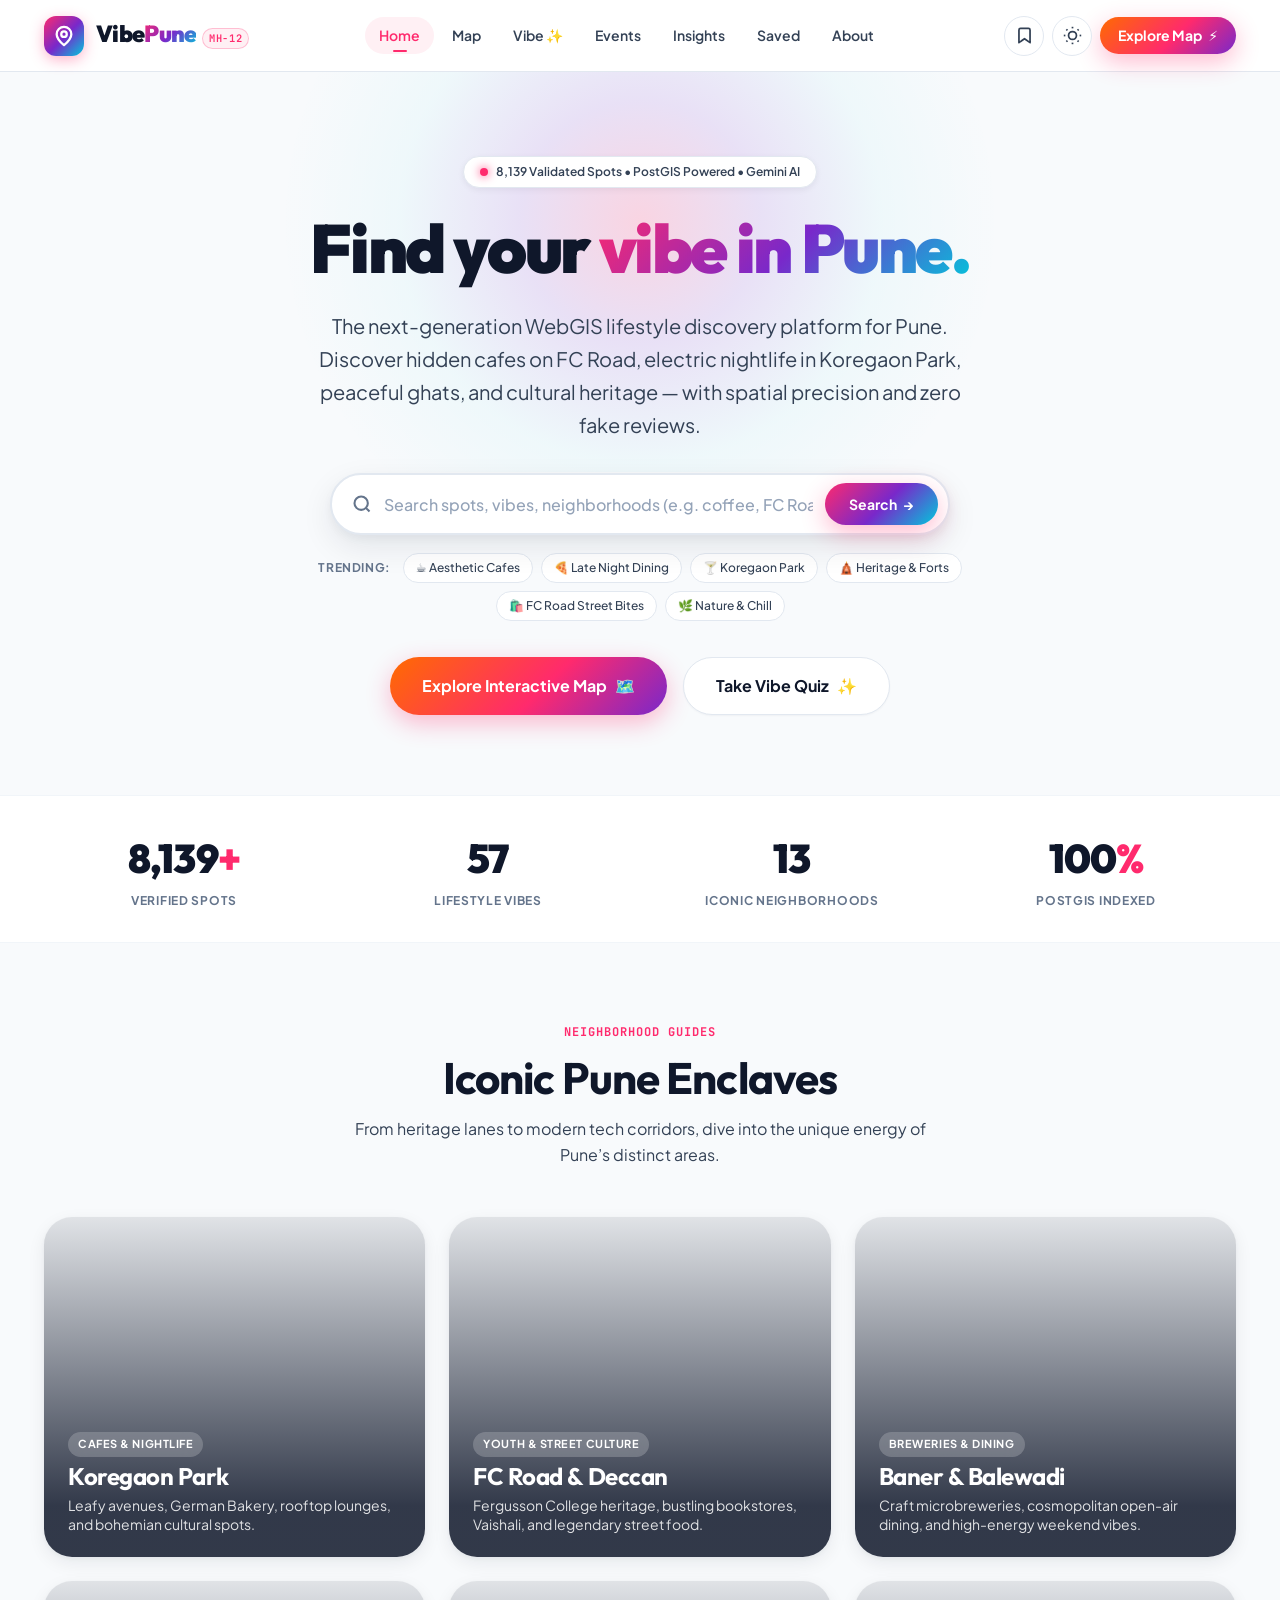
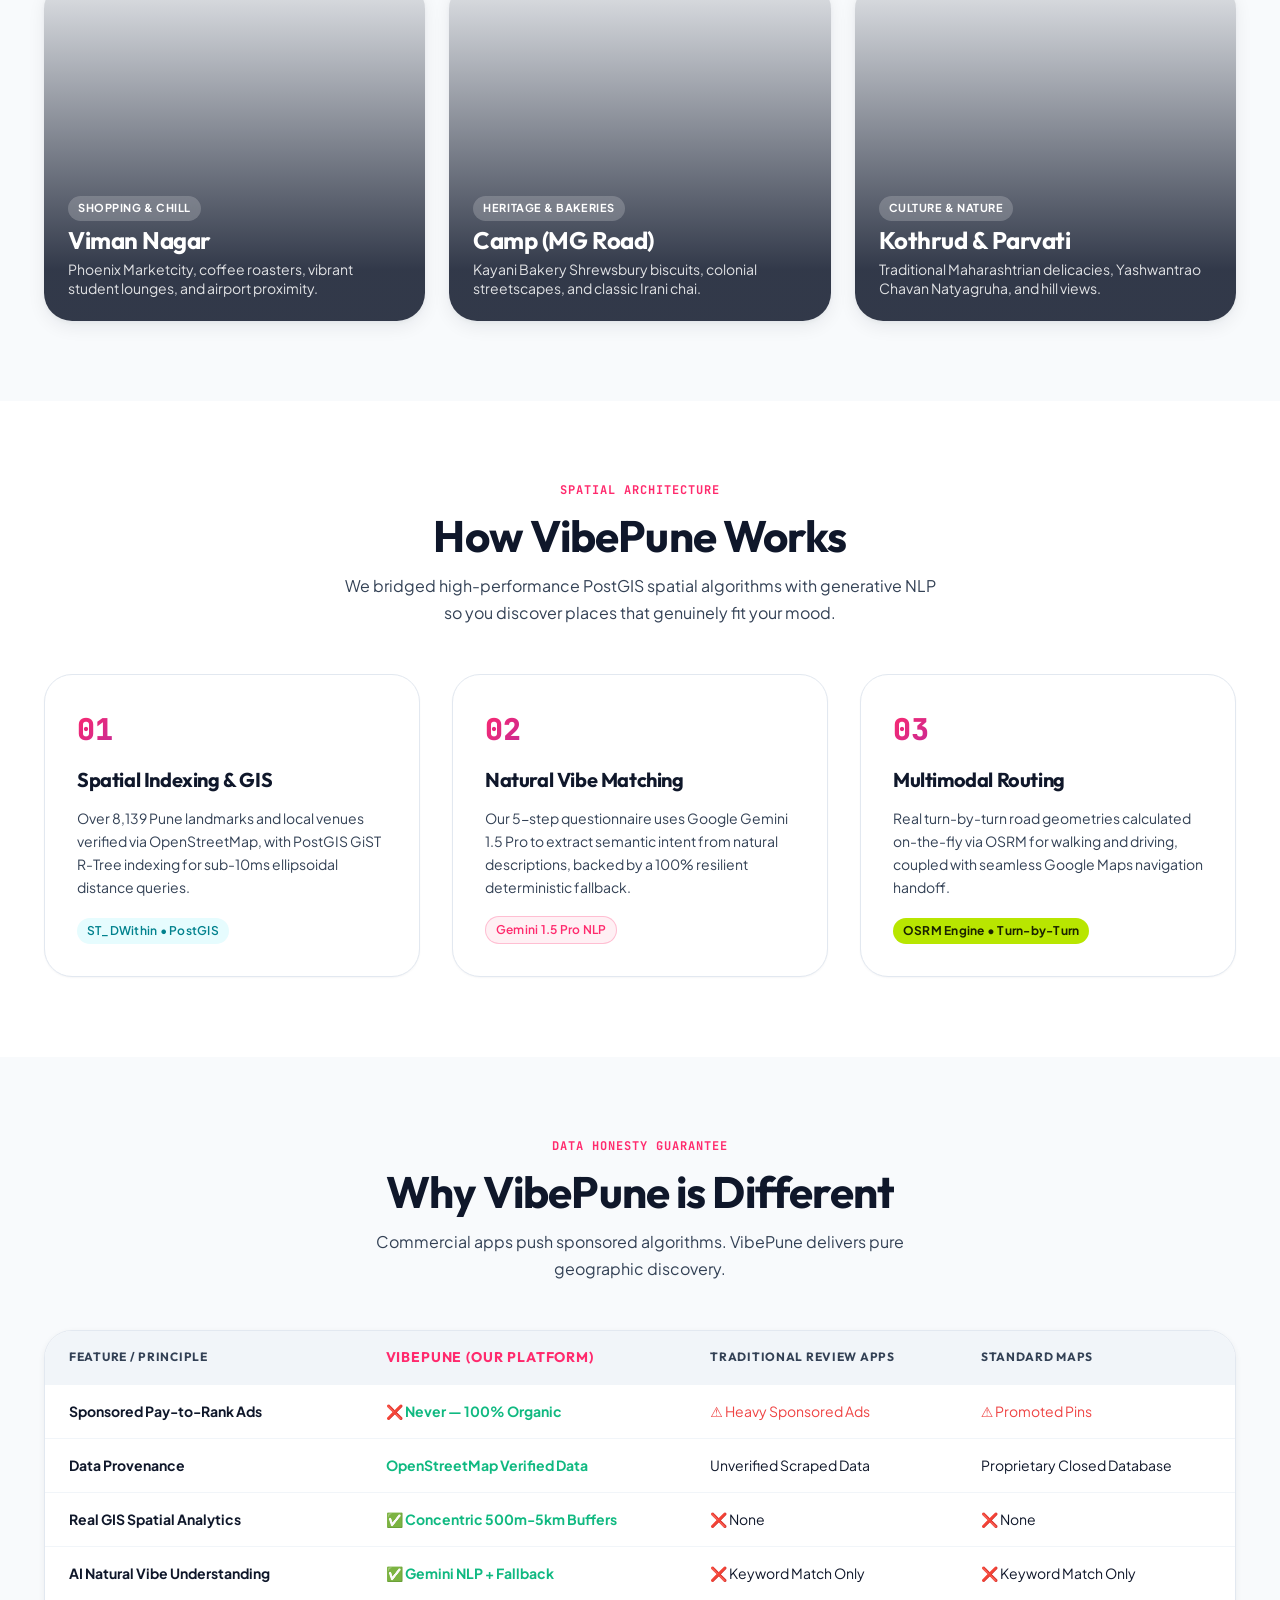
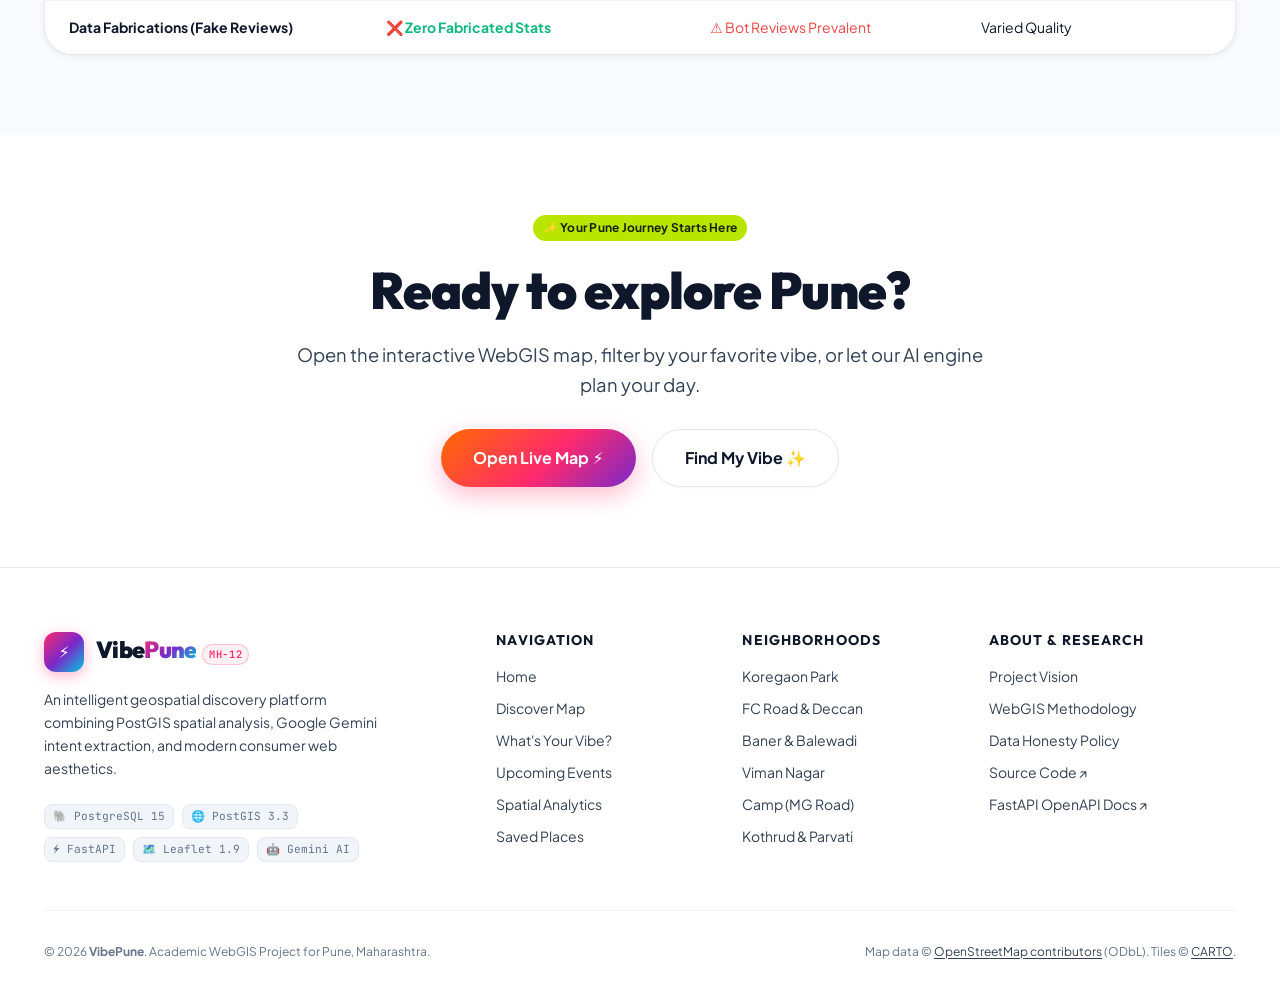
<file: client/index.html>
<!DOCTYPE html>
<html lang="en" data-theme="light">
<head>
  <meta charset="UTF-8" />
  <meta name="viewport" content="width=device-width, initial-scale=1.0, maximum-scale=1.0, user-scalable=no" />
  <meta name="theme-color" content="#ffffff" />

  <title>VibePune — Find Your Vibe. Explore Pune.</title>
  <meta name="description" content="Discover 8,139 verified spots in Pune across 57 lifestyle vibes. Interactive PostGIS WebGIS, AI recommendations, live events & turn-by-turn routing." />

  <!-- Fonts -->
  <link rel="preconnect" href="https://fonts.googleapis.com" />
  <link rel="preconnect" href="https://fonts.gstatic.com" crossorigin />
  <link href="https://fonts.googleapis.com/css2?family=JetBrains+Mono:wght@400;500;600&family=Outfit:wght@400;500;600;700;800;900&family=Plus+Jakarta+Sans:wght@300;400;500;600;700;800&display=swap" rel="stylesheet" />

  <!-- Design System & Stylesheets -->
  <link rel="stylesheet" href="css/design-system.css?v=23" />
  <link rel="stylesheet" href="css/navigation.css?v=23" />
  <link rel="stylesheet" href="css/pages.css?v=23" />
</head>
<body>

  <!-- ═══ SHARED SITE HEADER ═══ -->
  <header class="site-header">
    <div class="site-header__inner">
      <a href="index.html" class="site-brand" aria-label="VibePune Homepage">
        <div class="site-brand__icon">
          <svg viewBox="0 0 24 24" fill="none" stroke="currentColor" stroke-width="2.5" stroke-linecap="round" stroke-linejoin="round" width="22" height="22">
            <path d="M12 2a8 8 0 0 0-8 8c0 5.25 8 12 8 12s8-6.75 8-12a8 8 0 0 0-8-8z"></path>
            <circle cx="12" cy="10" r="3"></circle>
          </svg>
        </div>
        <div class="site-brand__text-group">
          <h1 class="site-brand__title">Vibe<span>Pune</span></h1>
          <span class="site-brand__pill">MH-12</span>
        </div>
      </a>

      <!-- Desktop Navigation -->
      <nav class="site-nav" aria-label="Primary navigation">
        <a href="index.html" class="site-nav__link is-active">Home</a>
        <a href="discover.html" class="site-nav__link">Map</a>
        <a href="vibe.html" class="site-nav__link">Vibe ✨</a>
        <a href="events.html" class="site-nav__link">Events</a>
        <a href="insights.html" class="site-nav__link">Insights</a>
        <a href="saved.html" class="site-nav__link">Saved</a>
        <a href="about.html" class="site-nav__link">About</a>
      </nav>

      <!-- Header Actions -->
      <div class="site-header__actions">
        <!-- Saved Places Counter -->
        <a href="saved.html" class="header-icon-btn" title="Saved Places" aria-label="View saved places">
          <svg viewBox="0 0 24 24" fill="none" stroke="currentColor" stroke-width="2.2" stroke-linecap="round" stroke-linejoin="round">
            <path d="M19 21l-7-5-7 5V5a2 2 0 0 1 2-2h10a2 2 0 0 1 2 2z"></path>
          </svg>
          <span class="header-counter-badge hidden" id="saved-badge">0</span>
        </a>

        <!-- Dark/Light Mode Switcher -->
        <button class="header-icon-btn btn-theme-toggle" id="btn-theme-toggle" title="Toggle Theme" aria-label="Toggle theme">
          <svg class="theme-icon-light" viewBox="0 0 24 24" fill="none" stroke="currentColor">
            <circle cx="12" cy="12" r="5"></circle>
            <line x1="12" y1="1" x2="12" y2="3"></line><line x1="12" y1="21" x2="12" y2="23"></line>
            <line x1="4.22" y1="4.22" x2="5.64" y2="5.64"></line><line x1="18.36" y1="18.36" x2="19.78" y2="19.78"></line>
            <line x1="1" y1="12" x2="3" y2="12"></line><line x1="21" y1="12" x2="23" y2="12"></line>
            <line x1="4.22" y1="19.78" x2="5.64" y2="18.36"></line><line x1="18.36" y1="5.64" x2="19.78" y2="4.22"></line>
          </svg>
          <svg class="theme-icon-dark hidden" viewBox="0 0 24 24" fill="none" stroke="currentColor">
            <path d="M21 12.79A9 9 0 1 1 11.21 3 7 7 0 0 0 21 12.79z"></path>
          </svg>
        </button>

        <!-- CTA Button -->
        <a href="discover.html" class="header-cta-btn">
          <span>Explore Map</span> ⚡
        </a>

        <!-- Mobile Menu Hamburger -->
        <button class="mobile-menu-btn" id="mobile-menu-btn" aria-label="Open mobile navigation">
          <svg width="22" height="22" viewBox="0 0 24 24" fill="none" stroke="currentColor" stroke-width="2.2" stroke-linecap="round" stroke-linejoin="round">
            <line x1="3" y1="12" x2="21" y2="12"></line>
            <line x1="3" y1="6" x2="21" y2="6"></line>
            <line x1="3" y1="18" x2="21" y2="18"></line>
          </svg>
        </button>
      </div>
    </div>
  </header>

  <!-- ═══ MAIN LANDING CONTENT ═══ -->
  <main>

    <!-- 1. HERO SECTION -->
    <section class="hero-landing">
      <div class="hero-landing__glow"></div>
      
      <div class="container hero-landing__content">
        <div class="hero-pill-badge">
          <span class="hero-pill-badge__dot"></span>
          <span>8,139 Validated Spots • PostGIS Powered • Gemini AI</span>
        </div>

        <h1 class="hero-landing__title">
          Find your <span class="text-gradient">vibe in Pune.</span>
        </h1>

        <p class="hero-landing__subtitle">
          The next-generation WebGIS lifestyle discovery platform for Pune. Discover hidden cafes on FC Road, electric nightlife in Koregaon Park, peaceful ghats, and cultural heritage — with spatial precision and zero fake reviews.
        </p>

        <!-- Live Instant Search Bar -->
        <div class="hero-search-wrap">
          <form class="hero-search-bar" action="discover.html" method="GET">
            <svg class="hero-search-bar__icon" width="20" height="20" viewBox="0 0 24 24" fill="none" stroke="currentColor" stroke-width="2.5">
              <circle cx="11" cy="11" r="8"></circle>
              <line x1="21" y1="21" x2="16.65" y2="16.65"></line>
            </svg>
            <input
              type="text"
              name="search"
              class="hero-search-bar__input"
              placeholder="Search spots, vibes, neighborhoods (e.g. coffee, FC Road)..."
              autocomplete="off"
            />
            <button type="submit" class="hero-search-bar__btn">
              <span>Search</span> →
            </button>
          </form>
        </div>

        <!-- Quick Tag Shortcuts -->
        <div class="hero-tags">
          <span class="hero-tags__label">Trending:</span>
          <a href="discover.html?search=Aesthetic%20Cafe" class="hero-tag-chip">☕ Aesthetic Cafes</a>
          <a href="discover.html?cat=dining" class="hero-tag-chip">🍕 Late Night Dining</a>
          <a href="discover.html?search=Koregaon%20Park" class="hero-tag-chip">🍸 Koregaon Park</a>
          <a href="discover.html?cat=heritage" class="hero-tag-chip">🛕 Heritage & Forts</a>
          <a href="discover.html?search=FC%20Road" class="hero-tag-chip">🛍️ FC Road Street Bites</a>
          <a href="discover.html?cat=park" class="hero-tag-chip">🌿 Nature & Chill</a>
        </div>

        <!-- Action CTAs -->
        <div style="display:flex; gap:16px; flex-wrap:wrap; justify-content:center; margin-top:12px;">
          <a href="discover.html" class="btn btn--gradient btn--lg">
            <span>Explore Interactive Map</span> 🗺️
          </a>
          <a href="vibe.html" class="btn btn--secondary btn--lg">
            <span>Take Vibe Quiz</span> ✨
          </a>
        </div>
      </div>
    </section>

    <!-- 2. STATS PULSE BAR -->
    <section class="stats-bar-section">
      <div class="container stats-grid">
        <div class="stat-item">
          <span class="stat-item__value">8,139<span>+</span></span>
          <span class="stat-item__label">Verified Spots</span>
        </div>
        <div class="stat-item">
          <span class="stat-item__value">57</span>
          <span class="stat-item__label">Lifestyle Vibes</span>
        </div>
        <div class="stat-item">
          <span class="stat-item__value">13</span>
          <span class="stat-item__label">Iconic Neighborhoods</span>
        </div>
        <div class="stat-item">
          <span class="stat-item__value">100<span>%</span></span>
          <span class="stat-item__label">PostGIS Indexed</span>
        </div>
      </div>
    </section>

    <!-- 3. CURATED NEIGHBORHOOD COLLECTIONS -->
    <section class="section-pad">
      <div class="container">
        <div class="section-head">
          <span class="section-head__tag">Neighborhood Guides</span>
          <h2 class="section-head__title">Iconic Pune Enclaves</h2>
          <p class="section-head__desc">From heritage lanes to modern tech corridors, dive into the unique energy of Pune’s distinct areas.</p>
        </div>

        <div class="neighborhoods-grid">
          <!-- Koregaon Park -->
          <a href="discover.html?search=Koregaon%20Park" class="neighborhood-card">
            <div class="neighborhood-card__bg" style="background-image: url('https://images.unsplash.com/photo-1517248135467-4c7edcad34c4?auto=format&fit=crop&w=800&q=80');"></div>
            <div class="neighborhood-card__overlay"></div>
            <div class="neighborhood-card__content">
              <span class="neighborhood-card__badge">Cafes & Nightlife</span>
              <h3 class="neighborhood-card__name">Koregaon Park</h3>
              <p class="neighborhood-card__desc">Leafy avenues, German Bakery, rooftop lounges, and bohemian cultural spots.</p>
            </div>
          </a>

          <!-- FC Road & Deccan -->
          <a href="discover.html?search=FC%20Road" class="neighborhood-card">
            <div class="neighborhood-card__bg" style="background-image: url('https://images.unsplash.com/photo-1555396273-367ea4eb4db5?auto=format&fit=crop&w=800&q=80');"></div>
            <div class="neighborhood-card__overlay"></div>
            <div class="neighborhood-card__content">
              <span class="neighborhood-card__badge">Youth & Street Culture</span>
              <h3 class="neighborhood-card__name">FC Road & Deccan</h3>
              <p class="neighborhood-card__desc">Fergusson College heritage, bustling bookstores, Vaishali, and legendary street food.</p>
            </div>
          </a>

          <!-- Baner & High Street -->
          <a href="discover.html?search=Baner" class="neighborhood-card">
            <div class="neighborhood-card__bg" style="background-image: url('https://images.unsplash.com/photo-1514933651103-005eec06c04b?auto=format&fit=crop&w=800&q=80');"></div>
            <div class="neighborhood-card__overlay"></div>
            <div class="neighborhood-card__content">
              <span class="neighborhood-card__badge">Breweries & Dining</span>
              <h3 class="neighborhood-card__name">Baner & Balewadi</h3>
              <p class="neighborhood-card__desc">Craft microbreweries, cosmopolitan open-air dining, and high-energy weekend vibes.</p>
            </div>
          </a>

          <!-- Viman Nagar -->
          <a href="discover.html?search=Viman%20Nagar" class="neighborhood-card">
            <div class="neighborhood-card__bg" style="background-image: url('https://images.unsplash.com/photo-1568901346375-23c9450c58cd?auto=format&fit=crop&w=800&q=80');"></div>
            <div class="neighborhood-card__overlay"></div>
            <div class="neighborhood-card__content">
              <span class="neighborhood-card__badge">Shopping & Chill</span>
              <h3 class="neighborhood-card__name">Viman Nagar</h3>
              <p class="neighborhood-card__desc">Phoenix Marketcity, coffee roasters, vibrant student lounges, and airport proximity.</p>
            </div>
          </a>

          <!-- Camp & MG Road -->
          <a href="discover.html?search=Camp" class="neighborhood-card">
            <div class="neighborhood-card__bg" style="background-image: url('https://images.unsplash.com/photo-1509440159596-0249088772ff?auto=format&fit=crop&w=800&q=80');"></div>
            <div class="neighborhood-card__overlay"></div>
            <div class="neighborhood-card__content">
              <span class="neighborhood-card__badge">Heritage & Bakeries</span>
              <h3 class="neighborhood-card__name">Camp (MG Road)</h3>
              <p class="neighborhood-card__desc">Kayani Bakery Shrewsbury biscuits, colonial streetscapes, and classic Irani chai.</p>
            </div>
          </a>

          <!-- Kothrud & Heritage -->
          <a href="discover.html?search=Kothrud" class="neighborhood-card">
            <div class="neighborhood-card__bg" style="background-image: url('https://images.unsplash.com/photo-1506744038136-46273834b3fb?auto=format&fit=crop&w=800&q=80');"></div>
            <div class="neighborhood-card__overlay"></div>
            <div class="neighborhood-card__content">
              <span class="neighborhood-card__badge">Culture & Nature</span>
              <h3 class="neighborhood-card__name">Kothrud & Parvati</h3>
              <p class="neighborhood-card__desc">Traditional Maharashtrian delicacies, Yashwantrao Chavan Natyagruha, and hill views.</p>
            </div>
          </a>
        </div>
      </div>
    </section>

    <!-- 4. HOW IT WORKS (SPATIAL & AI INTELLIGENCE) -->
    <section class="section-pad" style="background: var(--bg-surface);">
      <div class="container">
        <div class="section-head">
          <span class="section-head__tag">Spatial Architecture</span>
          <h2 class="section-head__title">How VibePune Works</h2>
          <p class="section-head__desc">We bridged high-performance PostGIS spatial algorithms with generative NLP so you discover places that genuinely fit your mood.</p>
        </div>

        <div class="steps-grid">
          <div class="step-card">
            <span class="step-card__num">01</span>
            <h3 class="step-card__title">Spatial Indexing & GIS</h3>
            <p class="step-card__desc">Over 8,139 Pune landmarks and local venues verified via OpenStreetMap, with PostGIS GiST R-Tree indexing for sub-10ms ellipsoidal distance queries.</p>
            <div style="margin-top:auto;"><span class="badge badge--aqua">ST_DWithin • PostGIS</span></div>
          </div>

          <div class="step-card">
            <span class="step-card__num">02</span>
            <h3 class="step-card__title">Natural Vibe Matching</h3>
            <p class="step-card__desc">Our 5-step questionnaire uses Google Gemini 1.5 Pro to extract semantic intent from natural descriptions, backed by a 100% resilient deterministic fallback.</p>
            <div style="margin-top:auto;"><span class="badge badge--primary">Gemini 1.5 Pro NLP</span></div>
          </div>

          <div class="step-card">
            <span class="step-card__num">03</span>
            <h3 class="step-card__title">Multimodal Routing</h3>
            <p class="step-card__desc">Real turn-by-turn road geometries calculated on-the-fly via OSRM for walking and driving, coupled with seamless Google Maps navigation handoff.</p>
            <div style="margin-top:auto;"><span class="badge badge--lime">OSRM Engine • Turn-by-Turn</span></div>
          </div>
        </div>
      </div>
    </section>

    <!-- 5. WHY VIBEPUNE? (TRANSPARENT COMPARISON) -->
    <section class="section-pad">
      <div class="container">
        <div class="section-head">
          <span class="section-head__tag">Data Honesty Guarantee</span>
          <h2 class="section-head__title">Why VibePune is Different</h2>
          <p class="section-head__desc">Commercial apps push sponsored algorithms. VibePune delivers pure geographic discovery.</p>
        </div>

        <div class="comparison-table-wrap">
          <table class="comparison-table">
            <thead>
              <tr>
                <th>Feature / Principle</th>
                <th style="color:var(--primary); font-size:14px;">VibePune (Our Platform)</th>
                <th>Traditional Review Apps</th>
                <th>Standard Maps</th>
              </tr>
            </thead>
            <tbody>
              <tr>
                <td><strong>Sponsored Pay-to-Rank Ads</strong></td>
                <td><span class="check-green">❌ Never — 100% Organic</span></td>
                <td><span class="cross-red">⚠️ Heavy Sponsored Ads</span></td>
                <td><span class="cross-red">⚠️ Promoted Pins</span></td>
              </tr>
              <tr>
                <td><strong>Data Provenance</strong></td>
                <td><span class="check-green">OpenStreetMap Verified Data</span></td>
                <td>Unverified Scraped Data</td>
                <td>Proprietary Closed Database</td>
              </tr>
              <tr>
                <td><strong>Real GIS Spatial Analytics</strong></td>
                <td><span class="check-green">✅ Concentric 500m-5km Buffers</span></td>
                <td>❌ None</td>
                <td>❌ None</td>
              </tr>
              <tr>
                <td><strong>AI Natural Vibe Understanding</strong></td>
                <td><span class="check-green">✅ Gemini NLP + Fallback</span></td>
                <td>❌ Keyword Match Only</td>
                <td>❌ Keyword Match Only</td>
              </tr>
              <tr>
                <td><strong>Data Fabrications (Fake Reviews)</strong></td>
                <td><span class="check-green">❌ Zero Fabricated Stats</span></td>
                <td><span class="cross-red">⚠️ Bot Reviews Prevalent</span></td>
                <td>Varied Quality</td>
              </tr>
            </tbody>
          </table>
        </div>
      </div>
    </section>

    <!-- 6. FINAL IMMERSIVE CTA -->
    <section class="section-pad" style="background: var(--bg-surface); text-align:center;">
      <div class="container container--reading" style="display:flex; flex-direction:column; align-items:center; gap:20px;">
        <span class="badge badge--lime">✨ Your Pune Journey Starts Here</span>
        <h2 style="font-size:clamp(2.2rem, 4vw, 3.25rem); font-weight:var(--weight-black);">Ready to explore Pune?</h2>
        <p style="font-size:1.15rem; color:var(--text-secondary);">Open the interactive WebGIS map, filter by your favorite vibe, or let our AI engine plan your day.</p>
        <div style="display:flex; gap:16px; flex-wrap:wrap; justify-content:center; margin-top:8px;">
          <a href="discover.html" class="btn btn--gradient btn--lg">Open Live Map ⚡</a>
          <a href="vibe.html" class="btn btn--secondary btn--lg">Find My Vibe ✨</a>
        </div>
      </div>
    </section>

  </main>

  <!-- ═══ SHARED EDITORIAL FOOTER ═══ -->
  <footer class="site-footer">
    <div class="container">
      <div class="site-footer__grid">
        <!-- Col 1: Brand Info -->
        <div class="site-footer__brand-block">
          <div class="site-brand">
            <div class="site-brand__icon">⚡</div>
            <div class="site-brand__text-group">
              <span class="site-brand__title">Vibe<span>Pune</span></span>
              <span class="site-brand__pill">MH-12</span>
            </div>
          </div>
          <p class="site-footer__tagline">
            An intelligent geospatial discovery platform combining PostGIS spatial analysis, Google Gemini intent extraction, and modern consumer web aesthetics.
          </p>
          <div class="site-footer__badges">
            <span class="footer-tech-pill">🐘 PostgreSQL 15</span>
            <span class="footer-tech-pill">🌐 PostGIS 3.3</span>
            <span class="footer-tech-pill">⚡ FastAPI</span>
            <span class="footer-tech-pill">🗺️ Leaflet 1.9</span>
            <span class="footer-tech-pill">🤖 Gemini AI</span>
          </div>
        </div>

        <!-- Col 2: Navigation -->
        <div>
          <h4 class="site-footer__col-title">Navigation</h4>
          <ul class="site-footer__list">
            <li><a href="index.html">Home</a></li>
            <li><a href="discover.html">Discover Map</a></li>
            <li><a href="vibe.html">What's Your Vibe?</a></li>
            <li><a href="events.html">Upcoming Events</a></li>
            <li><a href="insights.html">Spatial Analytics</a></li>
            <li><a href="saved.html">Saved Places</a></li>
          </ul>
        </div>

        <!-- Col 3: Enclaves -->
        <div>
          <h4 class="site-footer__col-title">Neighborhoods</h4>
          <ul class="site-footer__list">
            <li><a href="discover.html?search=Koregaon%20Park">Koregaon Park</a></li>
            <li><a href="discover.html?search=FC%20Road">FC Road & Deccan</a></li>
            <li><a href="discover.html?search=Baner">Baner & Balewadi</a></li>
            <li><a href="discover.html?search=Viman%20Nagar">Viman Nagar</a></li>
            <li><a href="discover.html?search=Camp">Camp (MG Road)</a></li>
            <li><a href="discover.html?search=Kothrud">Kothrud & Parvati</a></li>
          </ul>
        </div>

        <!-- Col 4: Project & Legal -->
        <div>
          <h4 class="site-footer__col-title">About & Research</h4>
          <ul class="site-footer__list">
            <li><a href="about.html">Project Vision</a></li>
            <li><a href="about.html#architecture">WebGIS Methodology</a></li>
            <li><a href="about.html#provenance">Data Honesty Policy</a></li>
            <li><a href="https://github.com" target="_blank" rel="noopener noreferrer">Source Code ↗</a></li>
            <li><a href="http://localhost:8000/docs" target="_blank" rel="noopener noreferrer">FastAPI OpenAPI Docs ↗</a></li>
          </ul>
        </div>
      </div>

      <!-- Bottom Bar -->
      <div class="site-footer__bottom">
        <div>
          © 2026 <strong>VibePune</strong>. Academic WebGIS Project for Pune, Maharashtra.
        </div>
        <div class="site-footer__attribution">
          Map data © <a href="https://www.openstreetmap.org/copyright" target="_blank" rel="noopener noreferrer">OpenStreetMap contributors</a> (ODbL). Tiles © <a href="https://carto.com/attributions" target="_blank" rel="noopener noreferrer">CARTO</a>.
        </div>
      </div>
    </div>
  </footer>

  <!-- Mobile Drawer Menu -->
  <div class="mobile-nav-backdrop" id="mobile-nav-backdrop">
    <div class="mobile-nav-drawer">
      <div class="mobile-nav-header">
        <div class="site-brand">
          <div class="site-brand__icon">⚡</div>
          <div class="site-brand__text-group">
            <span class="site-brand__title">Vibe<span>Pune</span></span>
          </div>
        </div>
        <button class="mobile-nav-close" id="mobile-nav-close" aria-label="Close navigation">✕</button>
      </div>

      <nav class="mobile-nav-links">
        <a href="index.html" class="mobile-nav-link is-active"><span class="mobile-nav-link__icon">🏠</span><span>Home</span></a>
        <a href="discover.html" class="mobile-nav-link"><span class="mobile-nav-link__icon">🗺️</span><span>Discover Map</span></a>
        <a href="vibe.html" class="mobile-nav-link"><span class="mobile-nav-link__icon">✨</span><span>Find Your Vibe</span></a>
        <a href="events.html" class="mobile-nav-link"><span class="mobile-nav-link__icon">🎟️</span><span>Pune Events</span></a>
        <a href="insights.html" class="mobile-nav-link"><span class="mobile-nav-link__icon">📊</span><span>Spatial Insights</span></a>
        <a href="saved.html" class="mobile-nav-link"><span class="mobile-nav-link__icon">❤️</span><span>Saved Places</span></a>
        <a href="about.html" class="mobile-nav-link"><span class="mobile-nav-link__icon">📖</span><span>About & Vision</span></a>
      </nav>

      <div class="mobile-nav-footer">
        <div class="badge badge--lime">⚡ 8,139 PostGIS POIs Active</div>
      </div>
    </div>
  </div>

  <!-- Shared Navigation Script -->
  <script src="js/nav.js?v=20"></script>
</body>
</html>
</file>
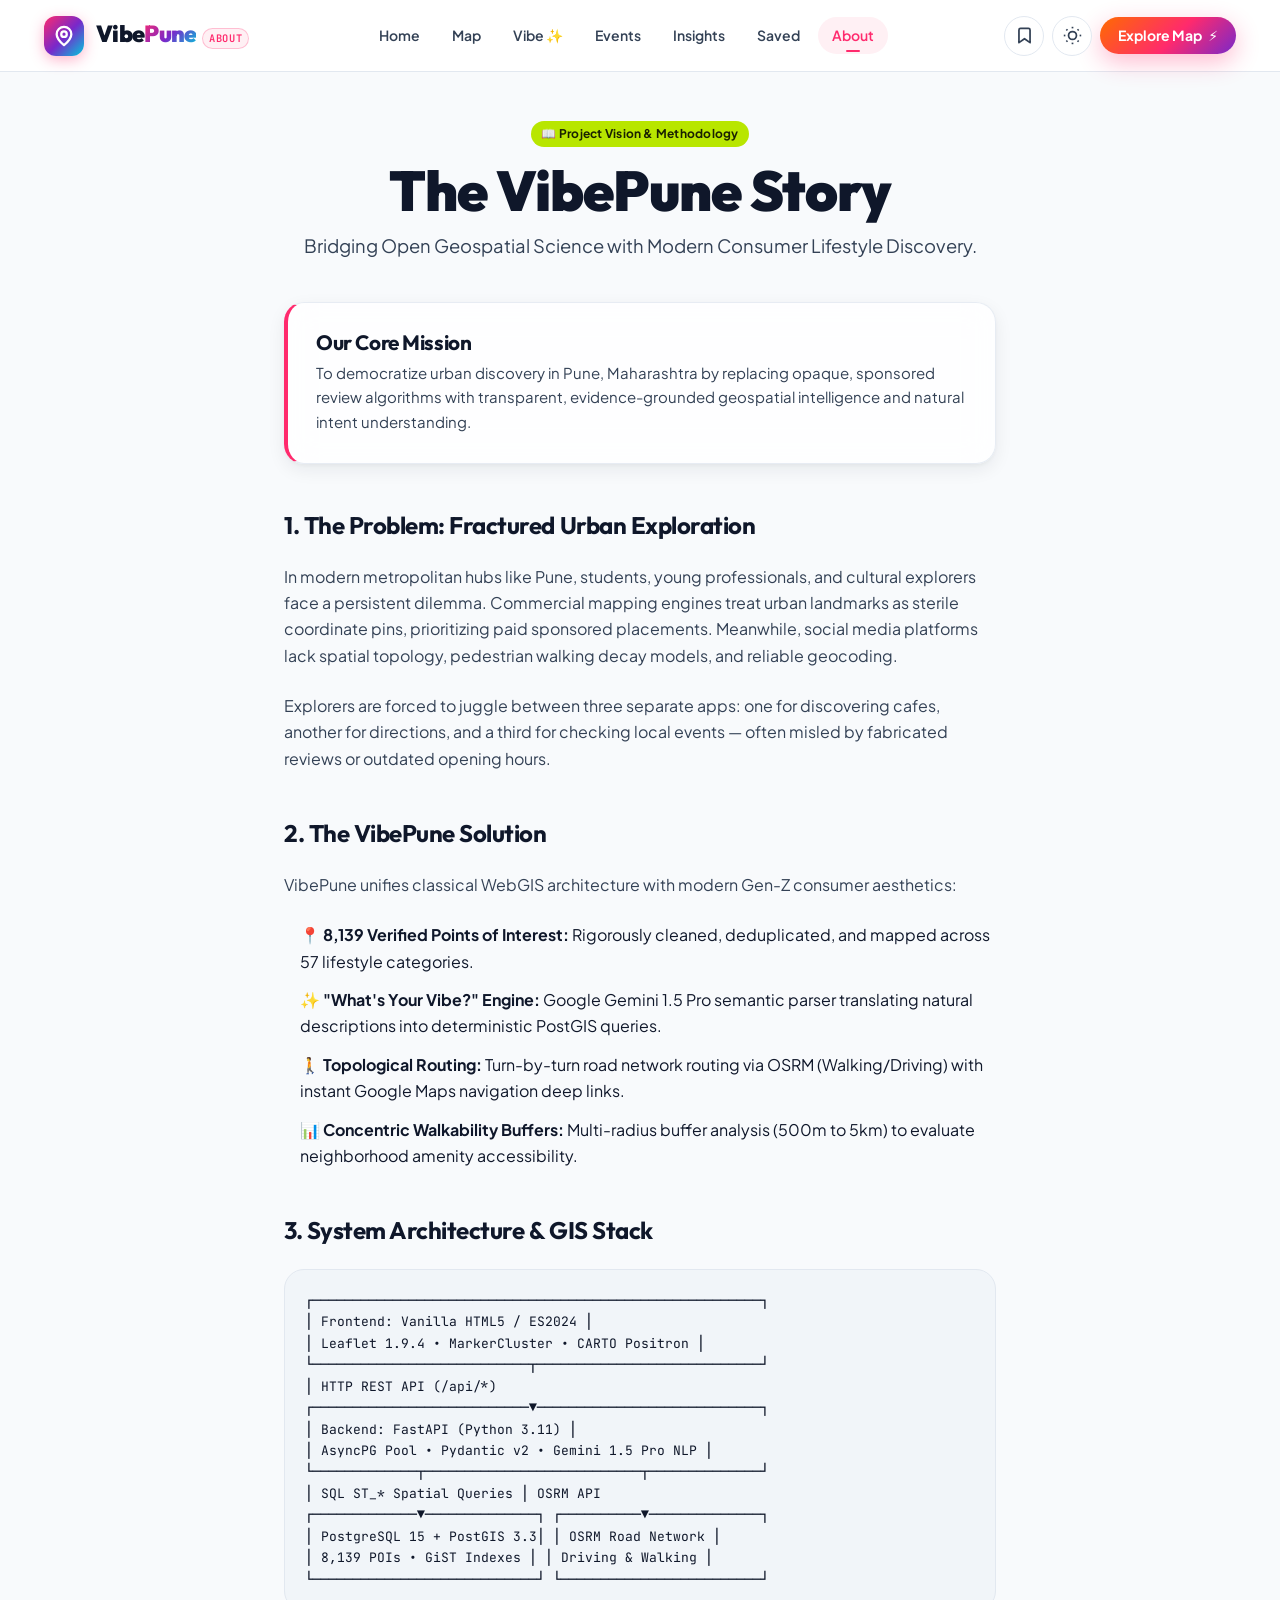
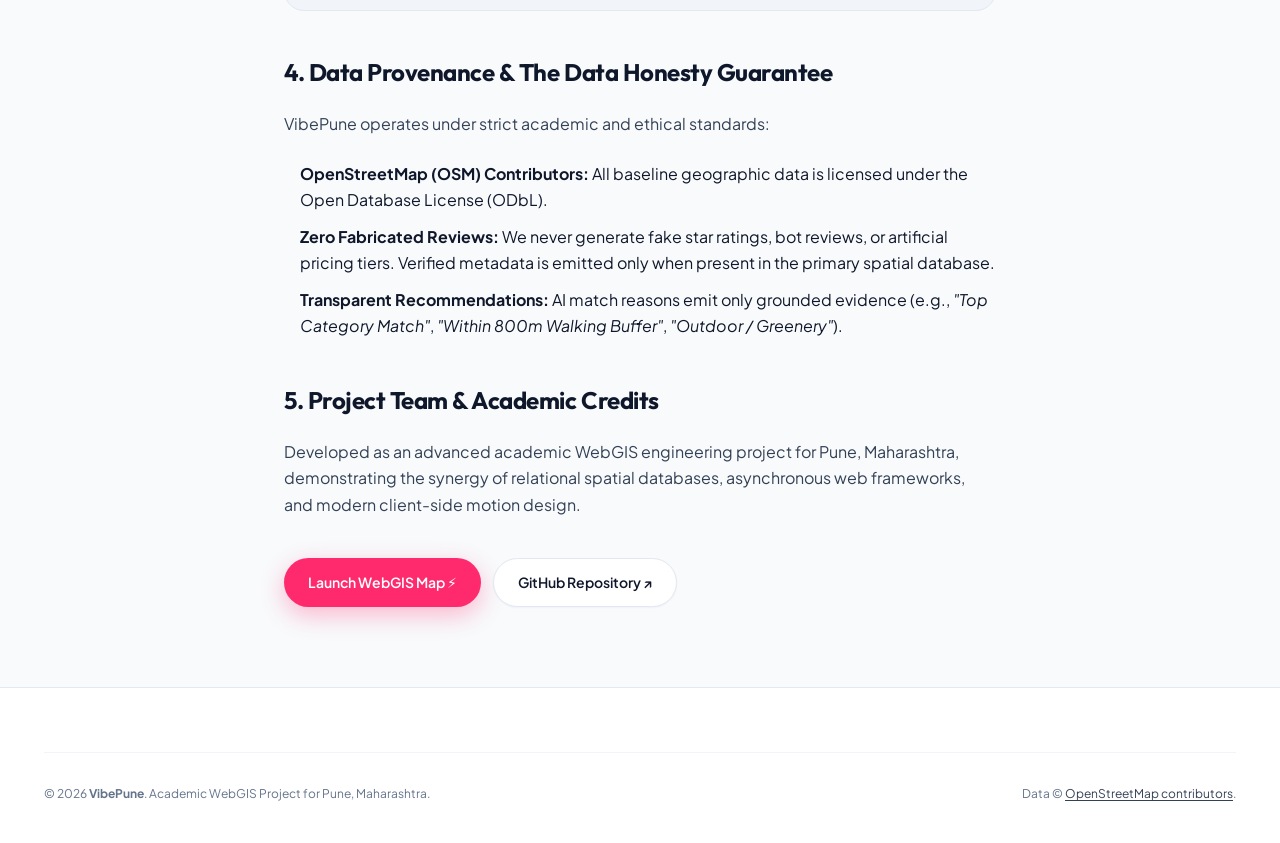
<file: client/about.html>
<!DOCTYPE html>
<html lang="en" data-theme="light">
<head>
  <meta charset="UTF-8" />
  <meta name="viewport" content="width=device-width, initial-scale=1.0, maximum-scale=1.0, user-scalable=no" />
  <meta name="theme-color" content="#ffffff" />

  <title>About & Vision — VibePune WebGIS</title>
  <meta name="description" content="Discover the engineering, architecture, and academic philosophy behind VibePune. An intelligent geospatial discovery platform for Pune, Maharashtra." />

  <!-- Fonts -->
  <link rel="preconnect" href="https://fonts.googleapis.com" />
  <link rel="preconnect" href="https://fonts.gstatic.com" crossorigin />
  <link href="https://fonts.googleapis.com/css2?family=JetBrains+Mono:wght@400;500;600&family=Outfit:wght@400;500;600;700;800;900&family=Plus+Jakarta+Sans:wght@300;400;500;600;700;800&display=swap" rel="stylesheet" />

  <!-- Design System & Stylesheets -->
  <link rel="stylesheet" href="css/design-system.css?v=23" />
  <link rel="stylesheet" href="css/navigation.css?v=23" />
  <link rel="stylesheet" href="css/pages.css?v=23" />
</head>
<body>

  <!-- ═══ SHARED SITE HEADER ═══ -->
  <header class="site-header">
    <div class="site-header__inner">
      <a href="index.html" class="site-brand" aria-label="VibePune Homepage">
        <div class="site-brand__icon">
          <svg viewBox="0 0 24 24" fill="none" stroke="currentColor" stroke-width="2.5" stroke-linecap="round" stroke-linejoin="round" width="22" height="22">
            <path d="M12 2a8 8 0 0 0-8 8c0 5.25 8 12 8 12s8-6.75 8-12a8 8 0 0 0-8-8z"></path>
            <circle cx="12" cy="10" r="3"></circle>
          </svg>
        </div>
        <div class="site-brand__text-group">
          <span class="site-brand__title">Vibe<span>Pune</span></span>
          <span class="site-brand__pill">ABOUT</span>
        </div>
      </a>

      <!-- Desktop Navigation -->
      <nav class="site-nav" aria-label="Primary navigation">
        <a href="index.html" class="site-nav__link">Home</a>
        <a href="discover.html" class="site-nav__link">Map</a>
        <a href="vibe.html" class="site-nav__link">Vibe ✨</a>
        <a href="events.html" class="site-nav__link">Events</a>
        <a href="insights.html" class="site-nav__link">Insights</a>
        <a href="saved.html" class="site-nav__link">Saved</a>
        <a href="about.html" class="site-nav__link is-active">About</a>
      </nav>

      <!-- Header Actions -->
      <div class="site-header__actions">
        <a href="saved.html" class="header-icon-btn" title="Saved Places" aria-label="View saved places">
          <svg viewBox="0 0 24 24" fill="none" stroke="currentColor" stroke-width="2.2" stroke-linecap="round" stroke-linejoin="round">
            <path d="M19 21l-7-5-7 5V5a2 2 0 0 1 2-2h10a2 2 0 0 1 2 2z"></path>
          </svg>
          <span class="header-counter-badge hidden" id="saved-badge">0</span>
        </a>

        <button class="header-icon-btn btn-theme-toggle" id="btn-theme-toggle" title="Toggle Theme" aria-label="Toggle theme">
          <svg class="theme-icon-light" viewBox="0 0 24 24" fill="none" stroke="currentColor">
            <circle cx="12" cy="12" r="5"></circle>
            <line x1="12" y1="1" x2="12" y2="3"></line><line x1="12" y1="21" x2="12" y2="23"></line>
            <line x1="4.22" y1="4.22" x2="5.64" y2="5.64"></line><line x1="18.36" y1="18.36" x2="19.78" y2="19.78"></line>
            <line x1="1" y1="12" x2="3" y2="12"></line><line x1="21" y1="12" x2="23" y2="12"></line>
            <line x1="4.22" y1="19.78" x2="5.64" y2="18.36"></line><line x1="18.36" y1="5.64" x2="19.78" y2="4.22"></line>
          </svg>
          <svg class="theme-icon-dark hidden" viewBox="0 0 24 24" fill="none" stroke="currentColor">
            <path d="M21 12.79A9 9 0 1 1 11.21 3 7 7 0 0 0 21 12.79z"></path>
          </svg>
        </button>

        <a href="discover.html" class="header-cta-btn">
          <span>Explore Map</span> ⚡
        </a>

        <button class="mobile-menu-btn" id="mobile-menu-btn" aria-label="Open mobile navigation">
          <svg width="22" height="22" viewBox="0 0 24 24" fill="none" stroke="currentColor" stroke-width="2.2" stroke-linecap="round" stroke-linejoin="round">
            <line x1="3" y1="12" x2="21" y2="12"></line>
            <line x1="3" y1="6" x2="21" y2="6"></line>
            <line x1="3" y1="18" x2="21" y2="18"></line>
          </svg>
        </button>
      </div>
    </div>
  </header>

  <!-- ═══ MAIN ABOUT CONTENT ═══ -->
  <main class="container container--reading" style="padding-top: var(--sp-12); padding-bottom: var(--sp-20);">
    <div style="text-align:center; margin-bottom: var(--sp-10);">
      <span class="badge badge--lime" style="margin-bottom:12px;">📖 Project Vision & Methodology</span>
      <h1 style="font-size:clamp(2.4rem, 5vw, 3.5rem); font-weight:var(--weight-black);">The VibePune Story</h1>
      <p style="font-size:1.15rem; color:var(--text-secondary); margin-top:8px;">Bridging Open Geospatial Science with Modern Consumer Lifestyle Discovery.</p>
    </div>

    <article class="about-prose">
      <div class="glass-panel" style="padding:28px; border-left: 4px solid var(--primary);">
        <h3 style="font-size:1.3rem; font-weight:var(--weight-bold); margin-bottom:6px;">Our Core Mission</h3>
        <p style="font-size:15px; color:var(--text-secondary);">
          To democratize urban discovery in Pune, Maharashtra by replacing opaque, sponsored review algorithms with transparent, evidence-grounded geospatial intelligence and natural intent understanding.
        </p>
      </div>

      <h2>1. The Problem: Fractured Urban Exploration</h2>
      <p>
        In modern metropolitan hubs like Pune, students, young professionals, and cultural explorers face a persistent dilemma. Commercial mapping engines treat urban landmarks as sterile coordinate pins, prioritizing paid sponsored placements. Meanwhile, social media platforms lack spatial topology, pedestrian walking decay models, and reliable geocoding.
      </p>
      <p>
        Explorers are forced to juggle between three separate apps: one for discovering cafes, another for directions, and a third for checking local events — often misled by fabricated reviews or outdated opening hours.
      </p>

      <h2>2. The VibePune Solution</h2>
      <p>
        VibePune unifies classical WebGIS architecture with modern Gen-Z consumer aesthetics:
      </p>
      <ul style="display:flex; flex-direction:column; gap:12px; margin-left:16px;">
        <li>📍 <strong>8,139 Verified Points of Interest:</strong> Rigorously cleaned, deduplicated, and mapped across 57 lifestyle categories.</li>
        <li>✨ <strong>"What's Your Vibe?" Engine:</strong> Google Gemini 1.5 Pro semantic parser translating natural descriptions into deterministic PostGIS queries.</li>
        <li>🚶 <strong>Topological Routing:</strong> Turn-by-turn road network routing via OSRM (Walking/Driving) with instant Google Maps navigation deep links.</li>
        <li>📊 <strong>Concentric Walkability Buffers:</strong> Multi-radius buffer analysis (500m to 5km) to evaluate neighborhood amenity accessibility.</li>
      </ul>

      <h2 id="architecture">3. System Architecture & GIS Stack</h2>
      <div style="background:var(--bg-surface-sunken); border:1px solid var(--border-default); border-radius:var(--r-xl); padding:20px; font-family:var(--font-mono); font-size:13px; overflow-x:auto;">
        ┌────────────────────────────────────────────────────────┐<br/>
        │             Frontend: Vanilla HTML5 / ES2024           │<br/>
        │     Leaflet 1.9.4 • MarkerCluster • CARTO Positron     │<br/>
        └───────────────────────────┬────────────────────────────┘<br/>
                                    │ HTTP REST API (/api/*)<br/>
        ┌───────────────────────────▼────────────────────────────┐<br/>
        │            Backend: FastAPI (Python 3.11)              │<br/>
        │   AsyncPG Pool • Pydantic v2 • Gemini 1.5 Pro NLP      │<br/>
        └─────────────┬───────────────────────────┬──────────────┘<br/>
                      │ SQL ST_* Spatial Queries  │ OSRM API<br/>
        ┌─────────────▼──────────────┐ ┌──────────▼──────────────┐<br/>
        │ PostgreSQL 15 + PostGIS 3.3│ │  OSRM Road Network      │<br/>
        │ 8,139 POIs • GiST Indexes  │ │  Driving & Walking      │<br/>
        └────────────────────────────┘ └─────────────────────────┘
      </div>

      <h2 id="provenance">4. Data Provenance & The Data Honesty Guarantee</h2>
      <p>
        VibePune operates under strict academic and ethical standards:
      </p>
      <ul style="display:flex; flex-direction:column; gap:10px; margin-left:16px;">
        <li><strong>OpenStreetMap (OSM) Contributors:</strong> All baseline geographic data is licensed under the Open Database License (ODbL).</li>
        <li><strong>Zero Fabricated Reviews:</strong> We never generate fake star ratings, bot reviews, or artificial pricing tiers. Verified metadata is emitted only when present in the primary spatial database.</li>
        <li><strong>Transparent Recommendations:</strong> AI match reasons emit only grounded evidence (e.g., <em>"Top Category Match"</em>, <em>"Within 800m Walking Buffer"</em>, <em>"Outdoor / Greenery"</em>).</li>
      </ul>

      <h2>5. Project Team & Academic Credits</h2>
      <p>
        Developed as an advanced academic WebGIS engineering project for Pune, Maharashtra, demonstrating the synergy of relational spatial databases, asynchronous web frameworks, and modern client-side motion design.
      </p>
      <div style="display:flex; gap:12px; margin-top:16px;">
        <a href="discover.html" class="btn btn--primary">Launch WebGIS Map ⚡</a>
        <a href="https://github.com" target="_blank" rel="noopener noreferrer" class="btn btn--secondary">GitHub Repository ↗</a>
      </div>
    </article>
  </main>

  <!-- ═══ SHARED SITE FOOTER ═══ -->
  <footer class="site-footer">
    <div class="container">
      <div class="site-footer__bottom">
        <div>© 2026 <strong>VibePune</strong>. Academic WebGIS Project for Pune, Maharashtra.</div>
        <div class="site-footer__attribution">Data © <a href="https://www.openstreetmap.org/copyright" target="_blank" rel="noopener noreferrer">OpenStreetMap contributors</a>.</div>
      </div>
    </div>
  </footer>

  <!-- Mobile Drawer Menu -->
  <div class="mobile-nav-backdrop" id="mobile-nav-backdrop">
    <div class="mobile-nav-drawer">
      <div class="mobile-nav-header">
        <div class="site-brand">
          <div class="site-brand__icon">⚡</div>
          <div class="site-brand__text-group">
            <span class="site-brand__title">Vibe<span>Pune</span></span>
          </div>
        </div>
        <button class="mobile-nav-close" id="mobile-nav-close" aria-label="Close navigation">✕</button>
      </div>

      <nav class="mobile-nav-links">
        <a href="index.html" class="mobile-nav-link"><span class="mobile-nav-link__icon">🏠</span><span>Home</span></a>
        <a href="discover.html" class="mobile-nav-link"><span class="mobile-nav-link__icon">🗺️</span><span>Discover Map</span></a>
        <a href="vibe.html" class="mobile-nav-link"><span class="mobile-nav-link__icon">✨</span><span>Find Your Vibe</span></a>
        <a href="events.html" class="mobile-nav-link"><span class="mobile-nav-link__icon">🎟️</span><span>Pune Events</span></a>
        <a href="insights.html" class="mobile-nav-link"><span class="mobile-nav-link__icon">📊</span><span>Spatial Insights</span></a>
        <a href="saved.html" class="mobile-nav-link"><span class="mobile-nav-link__icon">❤️</span><span>Saved Places</span></a>
        <a href="about.html" class="mobile-nav-link is-active"><span class="mobile-nav-link__icon">📖</span><span>About & Vision</span></a>
      </nav>
    </div>
  </div>

  <!-- Scripts -->
  <script src="js/config.js?v=23"></script>
  <script src="js/nav.js?v=23"></script>
</body>
</html>
</file>
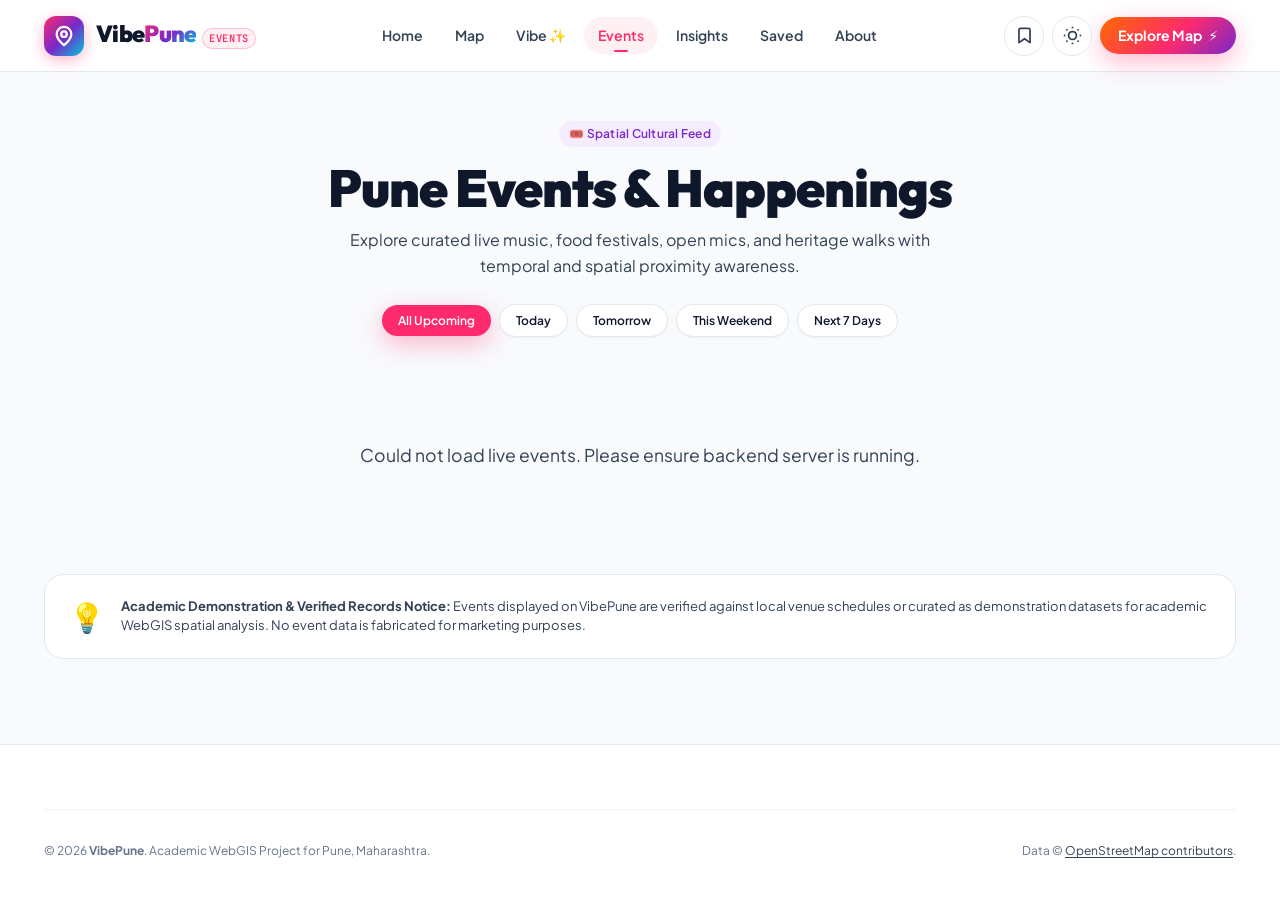
<file: client/events.html>
<!DOCTYPE html>
<html lang="en" data-theme="light">
<head>
  <meta charset="UTF-8" />
  <meta name="viewport" content="width=device-width, initial-scale=1.0, maximum-scale=1.0, user-scalable=no" />
  <meta name="theme-color" content="#ffffff" />

  <title>Pune Live & Upcoming Events — VibePune</title>
  <meta name="description" content="Discover verified cultural happenings, musical nights, workshops and sports events across Pune with spatial proximity filtering." />

  <!-- Fonts -->
  <link rel="preconnect" href="https://fonts.googleapis.com" />
  <link rel="preconnect" href="https://fonts.gstatic.com" crossorigin />
  <link href="https://fonts.googleapis.com/css2?family=JetBrains+Mono:wght@400;500;600&family=Outfit:wght@400;500;600;700;800;900&family=Plus+Jakarta+Sans:wght@300;400;500;600;700;800&display=swap" rel="stylesheet" />

  <!-- Design System & Stylesheets -->
  <link rel="stylesheet" href="css/design-system.css?v=23" />
  <link rel="stylesheet" href="css/navigation.css?v=23" />
  <link rel="stylesheet" href="css/pages.css?v=23" />
</head>
<body>

  <!-- ═══ SHARED SITE HEADER ═══ -->
  <header class="site-header">
    <div class="site-header__inner">
      <a href="index.html" class="site-brand" aria-label="VibePune Homepage">
        <div class="site-brand__icon">
          <svg viewBox="0 0 24 24" fill="none" stroke="currentColor" stroke-width="2.5" stroke-linecap="round" stroke-linejoin="round" width="22" height="22">
            <path d="M12 2a8 8 0 0 0-8 8c0 5.25 8 12 8 12s8-6.75 8-12a8 8 0 0 0-8-8z"></path>
            <circle cx="12" cy="10" r="3"></circle>
          </svg>
        </div>
        <div class="site-brand__text-group">
          <span class="site-brand__title">Vibe<span>Pune</span></span>
          <span class="site-brand__pill">EVENTS</span>
        </div>
      </a>

      <!-- Desktop Navigation -->
      <nav class="site-nav" aria-label="Primary navigation">
        <a href="index.html" class="site-nav__link">Home</a>
        <a href="discover.html" class="site-nav__link">Map</a>
        <a href="vibe.html" class="site-nav__link">Vibe ✨</a>
        <a href="events.html" class="site-nav__link is-active">Events</a>
        <a href="insights.html" class="site-nav__link">Insights</a>
        <a href="saved.html" class="site-nav__link">Saved</a>
        <a href="about.html" class="site-nav__link">About</a>
      </nav>

      <!-- Header Actions -->
      <div class="site-header__actions">
        <a href="saved.html" class="header-icon-btn" title="Saved Places" aria-label="View saved places">
          <svg viewBox="0 0 24 24" fill="none" stroke="currentColor" stroke-width="2.2" stroke-linecap="round" stroke-linejoin="round">
            <path d="M19 21l-7-5-7 5V5a2 2 0 0 1 2-2h10a2 2 0 0 1 2 2z"></path>
          </svg>
          <span class="header-counter-badge hidden" id="saved-badge">0</span>
        </a>

        <button class="header-icon-btn btn-theme-toggle" id="btn-theme-toggle" title="Toggle Theme" aria-label="Toggle theme">
          <svg class="theme-icon-light" viewBox="0 0 24 24" fill="none" stroke="currentColor">
            <circle cx="12" cy="12" r="5"></circle>
            <line x1="12" y1="1" x2="12" y2="3"></line><line x1="12" y1="21" x2="12" y2="23"></line>
            <line x1="4.22" y1="4.22" x2="5.64" y2="5.64"></line><line x1="18.36" y1="18.36" x2="19.78" y2="19.78"></line>
            <line x1="1" y1="12" x2="3" y2="12"></line><line x1="21" y1="12" x2="23" y2="12"></line>
            <line x1="4.22" y1="19.78" x2="5.64" y2="18.36"></line><line x1="18.36" y1="5.64" x2="19.78" y2="4.22"></line>
          </svg>
          <svg class="theme-icon-dark hidden" viewBox="0 0 24 24" fill="none" stroke="currentColor">
            <path d="M21 12.79A9 9 0 1 1 11.21 3 7 7 0 0 0 21 12.79z"></path>
          </svg>
        </button>

        <a href="discover.html" class="header-cta-btn">
          <span>Explore Map</span> ⚡
        </a>

        <button class="mobile-menu-btn" id="mobile-menu-btn" aria-label="Open mobile navigation">
          <svg width="22" height="22" viewBox="0 0 24 24" fill="none" stroke="currentColor" stroke-width="2.2" stroke-linecap="round" stroke-linejoin="round">
            <line x1="3" y1="12" x2="21" y2="12"></line>
            <line x1="3" y1="6" x2="21" y2="6"></line>
            <line x1="3" y1="18" x2="21" y2="18"></line>
          </svg>
        </button>
      </div>
    </div>
  </header>

  <!-- ═══ MAIN EVENTS CONTENT ═══ -->
  <main class="container">
    <div class="events-page-header">
      <span class="badge badge--secondary" style="margin-bottom:12px;">🎟️ Spatial Cultural Feed</span>
      <h1 style="font-size:clamp(2.2rem, 5vw, 3.25rem); font-weight:var(--weight-black);">Pune Events & Happenings</h1>
      <p style="color:var(--text-secondary); max-width:600px; margin: 8px auto 0;">Explore curated live music, food festivals, open mics, and heritage walks with temporal and spatial proximity awareness.</p>

      <!-- Temporal Filter Pills -->
      <div class="events-filter-bar">
        <button type="button" class="btn btn--sm btn--primary event-filter-pill is-selected" data-timeframe="all">All Upcoming</button>
        <button type="button" class="btn btn--sm btn--secondary event-filter-pill" data-timeframe="today">Today</button>
        <button type="button" class="btn btn--sm btn--secondary event-filter-pill" data-timeframe="tomorrow">Tomorrow</button>
        <button type="button" class="btn btn--sm btn--secondary event-filter-pill" data-timeframe="this_weekend">This Weekend</button>
        <button type="button" class="btn btn--sm btn--secondary event-filter-pill" data-timeframe="next_7_days">Next 7 Days</button>
      </div>
    </div>

    <!-- Events Grid Container -->
    <div id="events-loading" style="text-align:center; padding: 40px;">
      <p style="color:var(--text-muted);">Loading verified Pune events...</p>
    </div>

    <div class="events-grid" id="events-grid"></div>

    <!-- Data Transparency Notice -->
    <div style="background:var(--bg-surface); border:1px solid var(--border-default); border-radius:var(--r-xl); padding:20px 24px; margin-bottom:48px; display:flex; align-items:center; gap:16px;">
      <span style="font-size:1.8rem;">💡</span>
      <div style="font-size:13px; color:var(--text-secondary); line-height:1.5;">
        <strong>Academic Demonstration & Verified Records Notice:</strong> Events displayed on VibePune are verified against local venue schedules or curated as demonstration datasets for academic WebGIS spatial analysis. No event data is fabricated for marketing purposes.
      </div>
    </div>
  </main>

  <!-- ═══ SHARED SITE FOOTER ═══ -->
  <footer class="site-footer">
    <div class="container">
      <div class="site-footer__bottom">
        <div>© 2026 <strong>VibePune</strong>. Academic WebGIS Project for Pune, Maharashtra.</div>
        <div class="site-footer__attribution">Data © <a href="https://www.openstreetmap.org/copyright" target="_blank" rel="noopener noreferrer">OpenStreetMap contributors</a>.</div>
      </div>
    </div>
  </footer>

  <!-- Mobile Drawer Menu -->
  <div class="mobile-nav-backdrop" id="mobile-nav-backdrop">
    <div class="mobile-nav-drawer">
      <div class="mobile-nav-header">
        <div class="site-brand">
          <div class="site-brand__icon">⚡</div>
          <div class="site-brand__text-group">
            <span class="site-brand__title">Vibe<span>Pune</span></span>
          </div>
        </div>
        <button class="mobile-nav-close" id="mobile-nav-close" aria-label="Close navigation">✕</button>
      </div>

      <nav class="mobile-nav-links">
        <a href="index.html" class="mobile-nav-link"><span class="mobile-nav-link__icon">🏠</span><span>Home</span></a>
        <a href="discover.html" class="mobile-nav-link"><span class="mobile-nav-link__icon">🗺️</span><span>Discover Map</span></a>
        <a href="vibe.html" class="mobile-nav-link"><span class="mobile-nav-link__icon">✨</span><span>Find Your Vibe</span></a>
        <a href="events.html" class="mobile-nav-link is-active"><span class="mobile-nav-link__icon">🎟️</span><span>Pune Events</span></a>
        <a href="insights.html" class="mobile-nav-link"><span class="mobile-nav-link__icon">📊</span><span>Spatial Insights</span></a>
        <a href="saved.html" class="mobile-nav-link"><span class="mobile-nav-link__icon">❤️</span><span>Saved Places</span></a>
        <a href="about.html" class="mobile-nav-link"><span class="mobile-nav-link__icon">📖</span><span>About & Vision</span></a>
      </nav>
    </div>
  </div>

  <!-- Scripts -->
  <script src="js/config.js?v=20"></script>
  <script src="js/api.js?v=20"></script>
  <script src="js/nav.js?v=20"></script>
  <script src="js/events-page.js?v=20"></script>
</body>
</html>
</file>
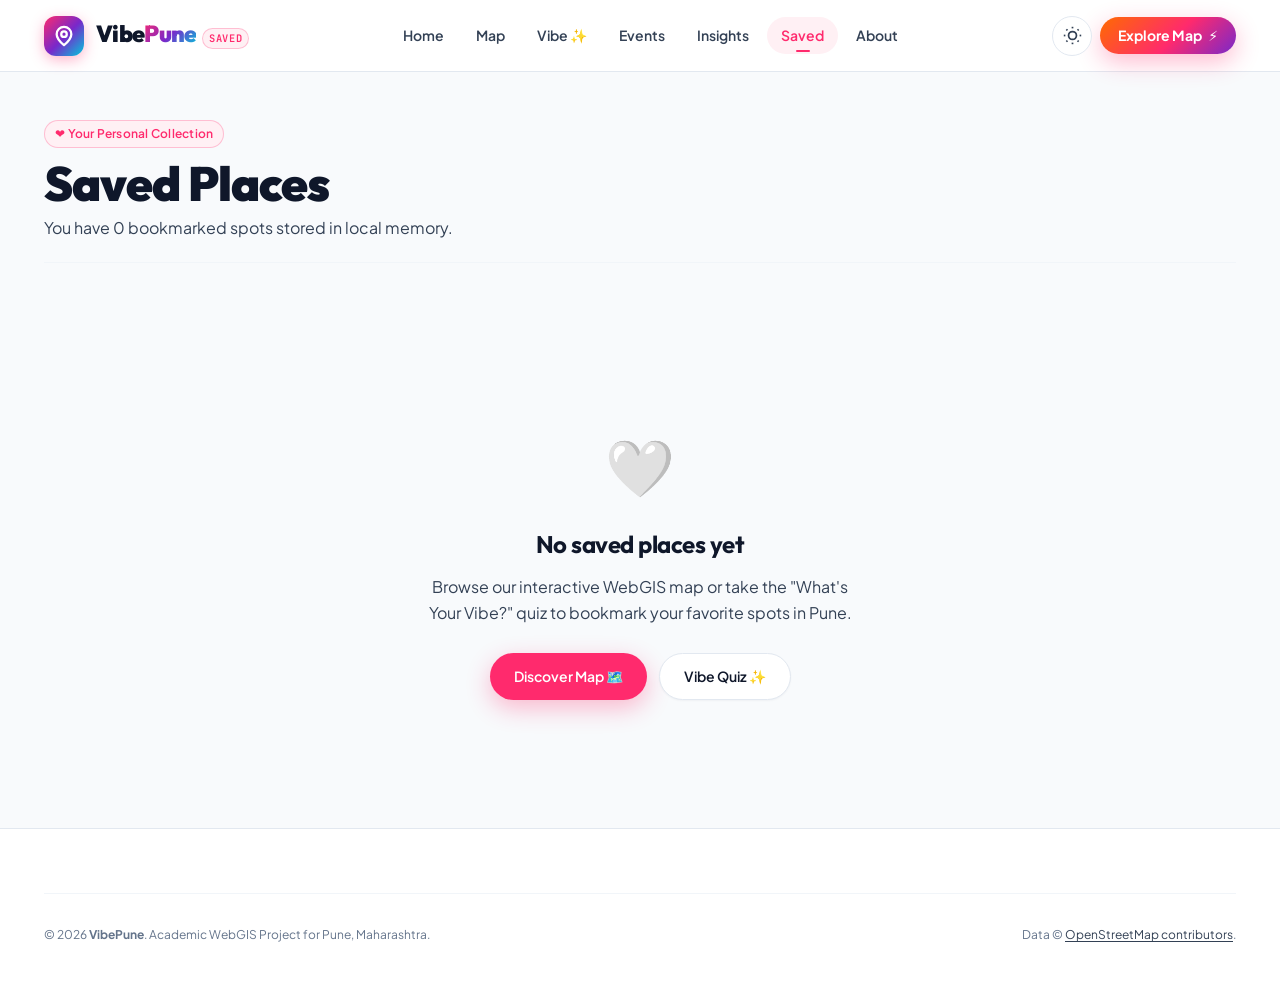
<file: client/saved.html>
<!DOCTYPE html>
<html lang="en" data-theme="light">
<head>
  <meta charset="UTF-8" />
  <meta name="viewport" content="width=device-width, initial-scale=1.0, maximum-scale=1.0, user-scalable=no" />
  <meta name="theme-color" content="#ffffff" />

  <title>Saved Places — VibePune</title>
  <meta name="description" content="Your saved Pune spots, cafes, and favorite venues with offline local storage persistence." />

  <!-- Fonts -->
  <link rel="preconnect" href="https://fonts.googleapis.com" />
  <link rel="preconnect" href="https://fonts.gstatic.com" crossorigin />
  <link href="https://fonts.googleapis.com/css2?family=JetBrains+Mono:wght@400;500;600&family=Outfit:wght@400;500;600;700;800;900&family=Plus+Jakarta+Sans:wght@300;400;500;600;700;800&display=swap" rel="stylesheet" />

  <!-- Design System & Stylesheets -->
  <link rel="stylesheet" href="css/design-system.css?v=23" />
  <link rel="stylesheet" href="css/navigation.css?v=23" />
  <link rel="stylesheet" href="css/pages.css?v=23" />
</head>
<body>

  <!-- ═══ SHARED SITE HEADER ═══ -->
  <header class="site-header">
    <div class="site-header__inner">
      <a href="index.html" class="site-brand" aria-label="VibePune Homepage">
        <div class="site-brand__icon">
          <svg viewBox="0 0 24 24" fill="none" stroke="currentColor" stroke-width="2.5" stroke-linecap="round" stroke-linejoin="round" width="22" height="22">
            <path d="M12 2a8 8 0 0 0-8 8c0 5.25 8 12 8 12s8-6.75 8-12a8 8 0 0 0-8-8z"></path>
            <circle cx="12" cy="10" r="3"></circle>
          </svg>
        </div>
        <div class="site-brand__text-group">
          <span class="site-brand__title">Vibe<span>Pune</span></span>
          <span class="site-brand__pill">SAVED</span>
        </div>
      </a>

      <!-- Desktop Navigation -->
      <nav class="site-nav" aria-label="Primary navigation">
        <a href="index.html" class="site-nav__link">Home</a>
        <a href="discover.html" class="site-nav__link">Map</a>
        <a href="vibe.html" class="site-nav__link">Vibe ✨</a>
        <a href="events.html" class="site-nav__link">Events</a>
        <a href="insights.html" class="site-nav__link">Insights</a>
        <a href="saved.html" class="site-nav__link is-active">Saved</a>
        <a href="about.html" class="site-nav__link">About</a>
      </nav>

      <!-- Header Actions -->
      <div class="site-header__actions">
        <button class="header-icon-btn btn-theme-toggle" id="btn-theme-toggle" title="Toggle Theme" aria-label="Toggle theme">
          <svg class="theme-icon-light" viewBox="0 0 24 24" fill="none" stroke="currentColor">
            <circle cx="12" cy="12" r="5"></circle>
            <line x1="12" y1="1" x2="12" y2="3"></line><line x1="12" y1="21" x2="12" y2="23"></line>
            <line x1="4.22" y1="4.22" x2="5.64" y2="5.64"></line><line x1="18.36" y1="18.36" x2="19.78" y2="19.78"></line>
            <line x1="1" y1="12" x2="3" y2="12"></line><line x1="21" y1="12" x2="23" y2="12"></line>
            <line x1="4.22" y1="19.78" x2="5.64" y2="18.36"></line><line x1="18.36" y1="5.64" x2="19.78" y2="4.22"></line>
          </svg>
          <svg class="theme-icon-dark hidden" viewBox="0 0 24 24" fill="none" stroke="currentColor">
            <path d="M21 12.79A9 9 0 1 1 11.21 3 7 7 0 0 0 21 12.79z"></path>
          </svg>
        </button>

        <a href="discover.html" class="header-cta-btn">
          <span>Explore Map</span> ⚡
        </a>

        <button class="mobile-menu-btn" id="mobile-menu-btn" aria-label="Open mobile navigation">
          <svg width="22" height="22" viewBox="0 0 24 24" fill="none" stroke="currentColor" stroke-width="2.2" stroke-linecap="round" stroke-linejoin="round">
            <line x1="3" y1="12" x2="21" y2="12"></line>
            <line x1="3" y1="6" x2="21" y2="6"></line>
            <line x1="3" y1="18" x2="21" y2="18"></line>
          </svg>
        </button>
      </div>
    </div>
  </header>

  <!-- ═══ MAIN SAVED CONTENT ═══ -->
  <main class="container" style="padding-top: var(--sp-12); padding-bottom: var(--sp-16);">
    <div style="display:flex; justify-content:space-between; align-items:flex-end; flex-wrap:wrap; gap:16px; margin-bottom: var(--sp-8); border-bottom:1px solid var(--border-subtle); padding-bottom:20px;">
      <div>
        <span class="badge badge--primary" style="margin-bottom:8px;">❤️ Your Personal Collection</span>
        <h1 style="font-size:clamp(2.2rem, 5vw, 3rem); font-weight:var(--weight-black);">Saved Places</h1>
        <p id="saved-count-label" style="color:var(--text-secondary); margin-top:4px;">Loading saved collection...</p>
      </div>

      <div style="display:flex; gap:10px;" id="saved-actions-toolbar" class="hidden">
        <button type="button" class="btn btn--secondary btn--sm" id="btn-export-saved">Export JSON</button>
        <button type="button" class="btn btn--secondary btn--sm" id="btn-clear-saved" style="color:var(--danger);">Clear All</button>
      </div>
    </div>

    <!-- Saved Places Grid -->
    <div class="saved-grid" id="saved-grid"></div>

    <!-- Empty State -->
    <div class="empty-state-wrap hidden" id="saved-empty-state">
      <span class="empty-state__icon">🤍</span>
      <h3 style="font-size:1.5rem; font-weight:var(--weight-bold);">No saved places yet</h3>
      <p style="color:var(--text-secondary); line-height:1.6;">Browse our interactive WebGIS map or take the "What's Your Vibe?" quiz to bookmark your favorite spots in Pune.</p>
      <div style="display:flex; gap:12px; margin-top:12px;">
        <a href="discover.html" class="btn btn--primary">Discover Map 🗺️</a>
        <a href="vibe.html" class="btn btn--secondary">Vibe Quiz ✨</a>
      </div>
    </div>
  </main>

  <!-- ═══ SHARED SITE FOOTER ═══ -->
  <footer class="site-footer">
    <div class="container">
      <div class="site-footer__bottom">
        <div>© 2026 <strong>VibePune</strong>. Academic WebGIS Project for Pune, Maharashtra.</div>
        <div class="site-footer__attribution">Data © <a href="https://www.openstreetmap.org/copyright" target="_blank" rel="noopener noreferrer">OpenStreetMap contributors</a>.</div>
      </div>
    </div>
  </footer>

  <!-- Mobile Drawer Menu -->
  <div class="mobile-nav-backdrop" id="mobile-nav-backdrop">
    <div class="mobile-nav-drawer">
      <div class="mobile-nav-header">
        <div class="site-brand">
          <div class="site-brand__icon">⚡</div>
          <div class="site-brand__text-group">
            <span class="site-brand__title">Vibe<span>Pune</span></span>
          </div>
        </div>
        <button class="mobile-nav-close" id="mobile-nav-close" aria-label="Close navigation">✕</button>
      </div>

      <nav class="mobile-nav-links">
        <a href="index.html" class="mobile-nav-link"><span class="mobile-nav-link__icon">🏠</span><span>Home</span></a>
        <a href="discover.html" class="mobile-nav-link"><span class="mobile-nav-link__icon">🗺️</span><span>Discover Map</span></a>
        <a href="vibe.html" class="mobile-nav-link"><span class="mobile-nav-link__icon">✨</span><span>Find Your Vibe</span></a>
        <a href="events.html" class="mobile-nav-link"><span class="mobile-nav-link__icon">🎟️</span><span>Pune Events</span></a>
        <a href="insights.html" class="mobile-nav-link"><span class="mobile-nav-link__icon">📊</span><span>Spatial Insights</span></a>
        <a href="saved.html" class="mobile-nav-link is-active"><span class="mobile-nav-link__icon">❤️</span><span>Saved Places</span></a>
        <a href="about.html" class="mobile-nav-link"><span class="mobile-nav-link__icon">📖</span><span>About & Vision</span></a>
      </nav>
    </div>
  </div>

  <!-- Scripts -->
  <script src="js/config.js?v=23"></script>
  <script src="js/api.js?v=23"></script>
  <script src="js/nav.js?v=23"></script>
  <script src="js/saved-page.js?v=23"></script>
</body>
</html>
</file>
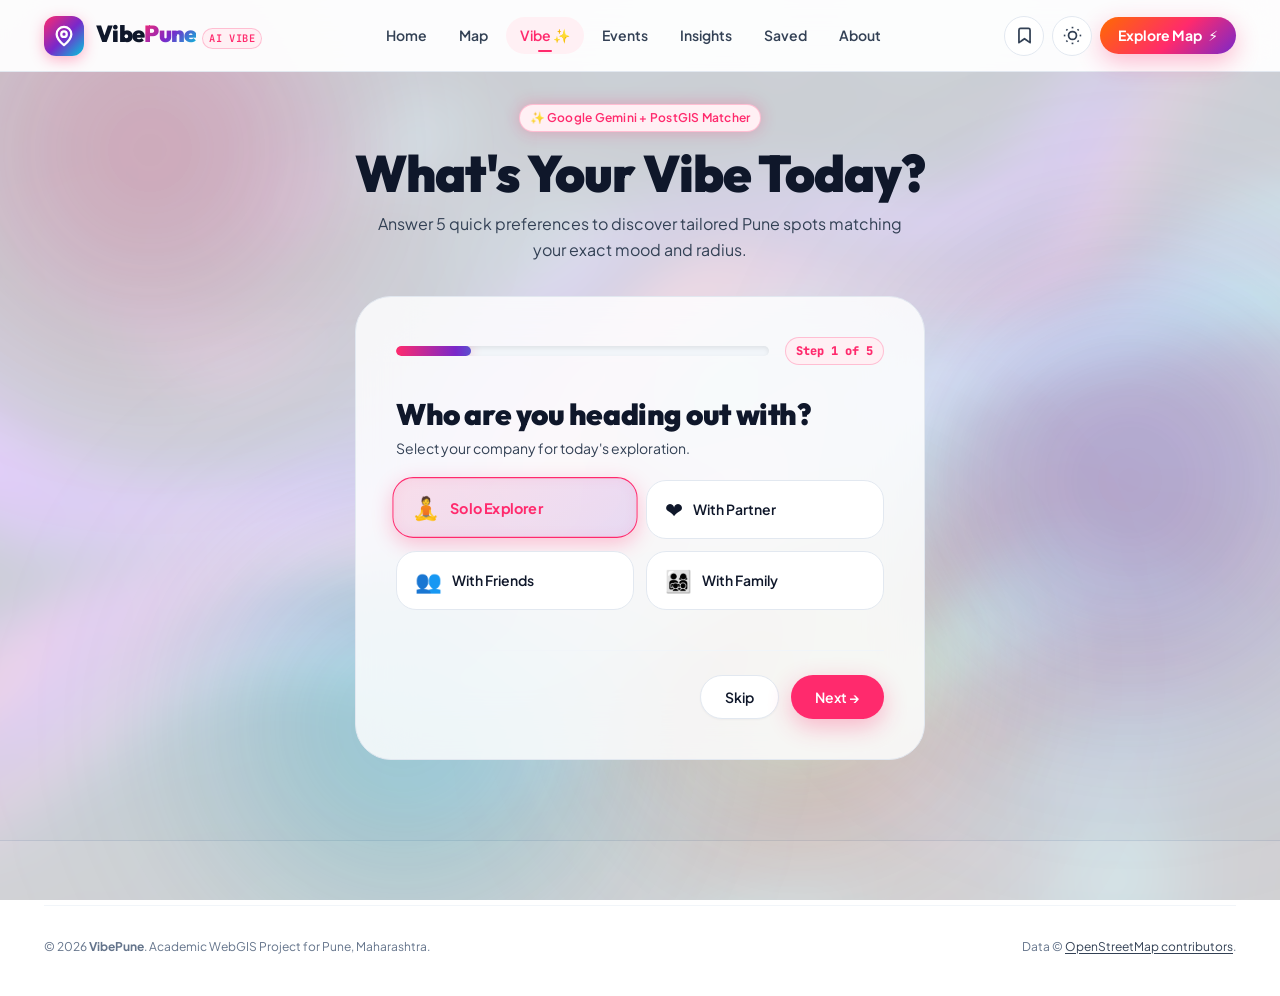
<file: client/vibe.html>
<!DOCTYPE html>
<html lang="en" data-theme="light">
<head>
  <meta charset="UTF-8" />
  <meta name="viewport" content="width=device-width, initial-scale=1.0, maximum-scale=1.0, user-scalable=no" />
  <meta name="theme-color" content="#ffffff" />

  <title>What's Your Vibe? — VibePune AI Matcher</title>
  <meta name="description" content="Answer 5 quick lifestyle questions and let Google Gemini AI match your mood with 8,139 verified spots in Pune." />

  <!-- Fonts -->
  <link rel="preconnect" href="https://fonts.googleapis.com" />
  <link rel="preconnect" href="https://fonts.gstatic.com" crossorigin />
  <link href="https://fonts.googleapis.com/css2?family=JetBrains+Mono:wght@400;500;600&family=Outfit:wght@400;500;600;700;800;900&family=Plus+Jakarta+Sans:wght@300;400;500;600;700;800&display=swap" rel="stylesheet" />

  <!-- Design System & Stylesheets -->
  <link rel="stylesheet" href="css/design-system.css?v=23" />
  <link rel="stylesheet" href="css/navigation.css?v=23" />
  <link rel="stylesheet" href="css/pages.css?v=23" />
</head>
<body>

  <!-- ═══ SHARED SITE HEADER ═══ -->
  <header class="site-header">
    <div class="site-header__inner">
      <a href="index.html" class="site-brand" aria-label="VibePune Homepage">
        <div class="site-brand__icon">
          <svg viewBox="0 0 24 24" fill="none" stroke="currentColor" stroke-width="2.5" stroke-linecap="round" stroke-linejoin="round" width="22" height="22">
            <path d="M12 2a8 8 0 0 0-8 8c0 5.25 8 12 8 12s8-6.75 8-12a8 8 0 0 0-8-8z"></path>
            <circle cx="12" cy="10" r="3"></circle>
          </svg>
        </div>
        <div class="site-brand__text-group">
          <span class="site-brand__title">Vibe<span>Pune</span></span>
          <span class="site-brand__pill">AI VIBE</span>
        </div>
      </a>

      <!-- Desktop Navigation -->
      <nav class="site-nav" aria-label="Primary navigation">
        <a href="index.html" class="site-nav__link">Home</a>
        <a href="discover.html" class="site-nav__link">Map</a>
        <a href="vibe.html" class="site-nav__link is-active">Vibe ✨</a>
        <a href="events.html" class="site-nav__link">Events</a>
        <a href="insights.html" class="site-nav__link">Insights</a>
        <a href="saved.html" class="site-nav__link">Saved</a>
        <a href="about.html" class="site-nav__link">About</a>
      </nav>

      <!-- Header Actions -->
      <div class="site-header__actions">
        <a href="saved.html" class="header-icon-btn" title="Saved Places" aria-label="View saved places">
          <svg viewBox="0 0 24 24" fill="none" stroke="currentColor" stroke-width="2.2" stroke-linecap="round" stroke-linejoin="round">
            <path d="M19 21l-7-5-7 5V5a2 2 0 0 1 2-2h10a2 2 0 0 1 2 2z"></path>
          </svg>
          <span class="header-counter-badge hidden" id="saved-badge">0</span>
        </a>

        <button class="header-icon-btn btn-theme-toggle" id="btn-theme-toggle" title="Toggle Theme" aria-label="Toggle theme">
          <svg class="theme-icon-light" viewBox="0 0 24 24" fill="none" stroke="currentColor">
            <circle cx="12" cy="12" r="5"></circle>
            <line x1="12" y1="1" x2="12" y2="3"></line><line x1="12" y1="21" x2="12" y2="23"></line>
            <line x1="4.22" y1="4.22" x2="5.64" y2="5.64"></line><line x1="18.36" y1="18.36" x2="19.78" y2="19.78"></line>
            <line x1="1" y1="12" x2="3" y2="12"></line><line x1="21" y1="12" x2="23" y2="12"></line>
            <line x1="4.22" y1="19.78" x2="5.64" y2="18.36"></line><line x1="18.36" y1="5.64" x2="19.78" y2="4.22"></line>
          </svg>
          <svg class="theme-icon-dark hidden" viewBox="0 0 24 24" fill="none" stroke="currentColor">
            <path d="M21 12.79A9 9 0 1 1 11.21 3 7 7 0 0 0 21 12.79z"></path>
          </svg>
        </button>

        <a href="discover.html" class="header-cta-btn">
          <span>Explore Map</span> ⚡
        </a>

        <button class="mobile-menu-btn" id="mobile-menu-btn" aria-label="Open mobile navigation">
          <svg width="22" height="22" viewBox="0 0 24 24" fill="none" stroke="currentColor" stroke-width="2.2" stroke-linecap="round" stroke-linejoin="round">
            <line x1="3" y1="12" x2="21" y2="12"></line>
            <line x1="3" y1="6" x2="21" y2="6"></line>
            <line x1="3" y1="18" x2="21" y2="18"></line>
          </svg>
        </button>
      </div>
    </div>
  </header>

  <!-- ═══ AMBIENT ATMOSPHERE BACKDROP ═══ -->
  <div class="vibe-atmosphere-backdrop" aria-hidden="true">
    <div class="vibe-backdrop-image"></div>
    <div class="vibe-orb vibe-orb--1"></div>
    <div class="vibe-orb vibe-orb--2"></div>
    <div class="vibe-orb vibe-orb--3"></div>
    <div class="vibe-orb vibe-orb--4"></div>
  </div>

  <!-- ═══ MAIN VIBE QUIZ PAGE ═══ -->
  <main class="quiz-page-container">
    
    <!-- Title Section -->
    <div style="text-align:center; margin-bottom: 32px; position:relative; z-index:1;">
      <span class="badge badge--primary" style="margin-bottom:12px; box-shadow:0 0 16px var(--primary-glow);">✨ Google Gemini + PostGIS Matcher</span>
      <h1 style="font-size: clamp(2.2rem, 5vw, 3.2rem); font-weight:var(--weight-black); letter-spacing:-0.02em;">What's Your Vibe Today?</h1>
      <p style="color:var(--text-secondary); max-width:540px; margin: 8px auto 0; font-size:var(--text-base);">Answer 5 quick preferences to discover tailored Pune spots matching your exact mood and radius.</p>
    </div>

    <!-- Stepper Card -->
    <div class="quiz-card" id="quiz-card">
      <!-- Progress Bar -->
      <div class="quiz-stepper-header">
        <div class="quiz-step-progress">
          <div class="quiz-progress-track">
            <div class="quiz-progress-fill" id="quiz-progress-fill" style="width: 20%;"></div>
          </div>
          <span class="quiz-step-label" id="quiz-step-label">Step 1 of 5</span>
        </div>
      </div>

      <!-- Question 1: Companions -->
      <div class="quiz-step-view" data-step="1">
        <h2 class="quiz-question-title">Who are you heading out with?</h2>
        <p class="quiz-question-sub">Select your company for today's exploration.</p>
        <div class="quiz-options-grid" data-group="companions" style="margin-top:20px;">
          <button type="button" class="quiz-chip-btn is-selected" data-value="solo"><span class="quiz-chip-btn__icon">🧘</span><span>Solo Explorer</span></button>
          <button type="button" class="quiz-chip-btn" data-value="partner"><span class="quiz-chip-btn__icon">❤️</span><span>With Partner</span></button>
          <button type="button" class="quiz-chip-btn" data-value="friends"><span class="quiz-chip-btn__icon">👥</span><span>With Friends</span></button>
          <button type="button" class="quiz-chip-btn" data-value="family"><span class="quiz-chip-btn__icon">👨‍👩‍👧‍👦</span><span>With Family</span></button>
        </div>
      </div>

      <!-- Question 2: Activity -->
      <div class="quiz-step-view hidden" data-step="2">
        <h2 class="quiz-question-title">What do you feel like doing?</h2>
        <p class="quiz-question-sub">Choose one or more activities that excite you.</p>
        <div class="quiz-options-grid" data-group="activities" style="margin-top:20px;">
          <button type="button" class="quiz-chip-btn is-selected" data-value="coffee"><span class="quiz-chip-btn__icon">☕</span><span>Chill & Coffee</span></button>
          <button type="button" class="quiz-chip-btn" data-value="food"><span class="quiz-chip-btn__icon">🍽️</span><span>Foodie & Dining</span></button>
          <button type="button" class="quiz-chip-btn" data-value="nightlife"><span class="quiz-chip-btn__icon">🍸</span><span>Night Out & Pubs</span></button>
          <button type="button" class="quiz-chip-btn" data-value="nature"><span class="quiz-chip-btn__icon">🌿</span><span>Nature & Greenery</span></button>
          <button type="button" class="quiz-chip-btn" data-value="fitness"><span class="quiz-chip-btn__icon">🏃</span><span>Active & Sports</span></button>
          <button type="button" class="quiz-chip-btn" data-value="shopping"><span class="quiz-chip-btn__icon">🛍️</span><span>Shopping & Malls</span></button>
          <button type="button" class="quiz-chip-btn" data-value="arts"><span class="quiz-chip-btn__icon">🎨</span><span>Arts & Heritage</span></button>
          <button type="button" class="quiz-chip-btn" data-value="adventure"><span class="quiz-chip-btn__icon">📸</span><span>Scenic Views</span></button>
        </div>
      </div>

      <!-- Question 3: Mood -->
      <div class="quiz-step-view hidden" data-step="3">
        <h2 class="quiz-question-title">What's your mood today?</h2>
        <p class="quiz-question-sub">Match the emotional energy of your outing.</p>
        <div class="quiz-options-grid" data-group="moods" style="margin-top:20px;">
          <button type="button" class="quiz-chip-btn is-selected" data-value="relaxed"><span class="quiz-chip-btn__icon">☕</span><span>Relaxed & Calm</span></button>
          <button type="button" class="quiz-chip-btn" data-value="romantic"><span class="quiz-chip-btn__icon">🌹</span><span>Romantic & Cozy</span></button>
          <button type="button" class="quiz-chip-btn" data-value="energetic"><span class="quiz-chip-btn__icon">⚡</span><span>High Energy</span></button>
          <button type="button" class="quiz-chip-btn" data-value="social"><span class="quiz-chip-btn__icon">🎉</span><span>Social & Fun</span></button>
          <button type="button" class="quiz-chip-btn" data-value="creative"><span class="quiz-chip-btn__icon">💡</span><span>Creative & Study</span></button>
          <button type="button" class="quiz-chip-btn" data-value="adventurous"><span class="quiz-chip-btn__icon">🌄</span><span>Adventurous</span></button>
        </div>
      </div>

      <!-- Question 4: Setting & Budget -->
      <div class="quiz-step-view hidden" data-step="4">
        <h2 class="quiz-question-title">Setting & Budget Preferences</h2>
        <p class="quiz-question-sub">Select environment type and comfort spending tier.</p>
        
        <h4 style="font-size:var(--text-sm); color:var(--text-muted); text-transform:uppercase; letter-spacing:0.05em; margin:20px 0 10px;">Environment</h4>
        <div class="quiz-options-grid" data-group="environment" data-single="true">
          <button type="button" class="quiz-chip-btn is-selected" data-value="either"><span>Either / Any</span></button>
          <button type="button" class="quiz-chip-btn" data-value="indoor"><span class="quiz-chip-btn__icon">🏛️</span><span>Indoor / AC</span></button>
          <button type="button" class="quiz-chip-btn" data-value="outdoor"><span class="quiz-chip-btn__icon">🌳</span><span>Outdoor / Open Air</span></button>
        </div>

        <h4 style="font-size:var(--text-sm); color:var(--text-muted); text-transform:uppercase; letter-spacing:0.05em; margin:24px 0 10px;">Budget Tier</h4>
        <div class="quiz-options-grid" data-group="budget" data-single="true">
          <button type="button" class="quiz-chip-btn is-selected" data-value="any"><span>Any Budget</span></button>
          <button type="button" class="quiz-chip-btn" data-value="free"><span>Free Spots</span></button>
          <button type="button" class="quiz-chip-btn" data-value="low"><span>Budget (₹)</span></button>
          <button type="button" class="quiz-chip-btn" data-value="medium"><span>Moderate (₹₹)</span></button>
          <button type="button" class="quiz-chip-btn" data-value="premium"><span>Luxe (₹₹₹)</span></button>
        </div>
      </div>

      <!-- Question 5: Distance & Natural Description -->
      <div class="quiz-step-view hidden" data-step="5">
        <h2 class="quiz-question-title">Maximum Distance & Custom Prompt</h2>
        <p class="quiz-question-sub">Describe your dream spot in plain English for Google Gemini to parse.</p>

        <h4 style="font-size:var(--text-sm); color:var(--text-muted); text-transform:uppercase; letter-spacing:0.05em; margin:20px 0 10px;">Search Distance</h4>
        <div class="quiz-options-grid" data-group="distance" data-single="true">
          <button type="button" class="quiz-chip-btn" data-value="1"><span>1 km</span></button>
          <button type="button" class="quiz-chip-btn is-selected" data-value="3"><span>3 km</span></button>
          <button type="button" class="quiz-chip-btn" data-value="5"><span>5 km</span></button>
          <button type="button" class="quiz-chip-btn" data-value="10"><span>10 km</span></button>
        </div>

        <h4 style="font-size:var(--text-sm); color:var(--text-muted); text-transform:uppercase; letter-spacing:0.05em; margin:24px 0 10px;">Tell Gemini what you want (Optional)</h4>
        <textarea
          id="quiz-free-text"
          class="quiz-textarea"
          placeholder="e.g. A quiet aesthetic cafe with good coffee, cozy reading nooks, and fast Wi-Fi in Koregaon Park..."
        ></textarea>
      </div>

      <!-- Stepper Actions Bar -->
      <div class="quiz-footer-actions">
        <button type="button" class="btn btn--secondary hidden" id="btn-quiz-prev">← Back</button>
        <div style="display:flex; gap:12px; margin-left:auto;">
          <button type="button" class="btn btn--secondary" id="btn-quiz-skip">Skip</button>
          <button type="button" class="btn btn--primary" id="btn-quiz-forward">Next →</button>
          <button type="button" class="btn btn--gradient hidden" id="btn-quiz-execute">Find My Vibe ✨</button>
        </div>
      </div>
    </div>

    <!-- Recommendations Loading State with Futuristic AI Radar Scanner -->
    <div id="vibe-loading" class="vibe-scanner-card hidden">
      <div class="vibe-radar-scanner">
        <div class="vibe-radar-ring ring--1"></div>
        <div class="vibe-radar-ring ring--2"></div>
        <div class="vibe-radar-ring ring--3"></div>
        <div class="vibe-radar-sweep"></div>
        <div class="vibe-radar-core">
          <span class="vibe-radar-icon">🧠</span>
        </div>
      </div>
      <div class="vibe-scanner-text-group">
        <h3 class="vibe-scanner-title">Synthesizing Your Vibe...</h3>
        <p class="vibe-scanner-status" id="vibe-scanner-status">Interpreting mood & companion dynamics with Gemini...</p>
        <div class="vibe-scanner-progress-bar">
          <div class="vibe-scanner-progress-inner" id="vibe-scanner-progress-inner"></div>
        </div>
        <span class="vibe-scanner-meta">Querying 8,139 PostGIS coordinates across Pune</span>
      </div>
    </div>

    <!-- Recommendations Results View -->
    <div id="vibe-results-view" class="hidden">
      <div style="display:flex; align-items:center; justify-content:space-between; margin-bottom:20px; flex-wrap:wrap; gap:12px;">
        <div>
          <span class="badge badge--lime" style="margin-bottom:6px;">✨ Personalized Matches</span>
          <h2 style="font-size:1.8rem; font-weight:var(--weight-bold);">Curated Spots For You</h2>
          <p id="recs-count-label" style="color:var(--text-secondary); font-size:14px;">Showing top evidence-grounded recommendations.</p>
        </div>
        <button type="button" class="btn btn--secondary btn--sm" id="btn-retake-quiz">↻ Retake Quiz</button>
      </div>

      <div class="recs-container" id="recs-cards-list"></div>
    </div>

  </main>

  <!-- ═══ SHARED SITE FOOTER ═══ -->
  <footer class="site-footer">
    <div class="container">
      <div class="site-footer__bottom">
        <div>© 2026 <strong>VibePune</strong>. Academic WebGIS Project for Pune, Maharashtra.</div>
        <div class="site-footer__attribution">Data © <a href="https://www.openstreetmap.org/copyright" target="_blank" rel="noopener noreferrer">OpenStreetMap contributors</a>.</div>
      </div>
    </div>
  </footer>

  <!-- Mobile Drawer Menu -->
  <div class="mobile-nav-backdrop" id="mobile-nav-backdrop">
    <div class="mobile-nav-drawer">
      <div class="mobile-nav-header">
        <div class="site-brand">
          <div class="site-brand__icon">⚡</div>
          <div class="site-brand__text-group">
            <span class="site-brand__title">Vibe<span>Pune</span></span>
          </div>
        </div>
        <button class="mobile-nav-close" id="mobile-nav-close" aria-label="Close navigation">✕</button>
      </div>

      <nav class="mobile-nav-links">
        <a href="index.html" class="mobile-nav-link"><span class="mobile-nav-link__icon">🏠</span><span>Home</span></a>
        <a href="discover.html" class="mobile-nav-link"><span class="mobile-nav-link__icon">🗺️</span><span>Discover Map</span></a>
        <a href="vibe.html" class="mobile-nav-link is-active"><span class="mobile-nav-link__icon">✨</span><span>Find Your Vibe</span></a>
        <a href="events.html" class="mobile-nav-link"><span class="mobile-nav-link__icon">🎟️</span><span>Pune Events</span></a>
        <a href="insights.html" class="mobile-nav-link"><span class="mobile-nav-link__icon">📊</span><span>Spatial Insights</span></a>
        <a href="saved.html" class="mobile-nav-link"><span class="mobile-nav-link__icon">❤️</span><span>Saved Places</span></a>
        <a href="about.html" class="mobile-nav-link"><span class="mobile-nav-link__icon">📖</span><span>About & Vision</span></a>
      </nav>
    </div>
  </div>

  <style>
    @keyframes spin { 0% { transform: rotate(0deg); } 100% { transform: rotate(360deg); } }
  </style>

  <!-- Scripts -->
  <script src="js/config.js?v=23"></script>
  <script src="js/api.js?v=23"></script>
  <script src="js/nav.js?v=23"></script>
  <script src="js/vibe-page.js?v=23"></script>
</body>
</html>
</file>
<file: client/css/design-system.css>
/* ================================================================
   VibePune — design-system.css
   Phase B: Premium Gen-Z Visual Design System & Design Tokens
   Vibrant, Expressive, Editorial & Academic WebGIS Architecture
   ================================================================ */

/* ---- Typography Imports ----------------------------------------- */
@import url('https://fonts.googleapis.com/css2?family=JetBrains+Mono:wght@400;500;600&family=Outfit:wght@400;500;600;700;800;900&family=Plus+Jakarta+Sans:wght@300;400;500;600;700;800&display=swap');

/* ----------------------------------------------------------------
   1. Root Design Tokens — Light Theme (Default)
   ---------------------------------------------------------------- */
:root {
  /* Color Mode */
  --color-scheme: light;

  /* Surfaces & Backgrounds */
  --bg-app:             #f8fafc;
  --bg-surface:         #ffffff;
  --bg-surface-elevated:#ffffff;
  --bg-surface-sunken:  #f1f5f9;
  --bg-surface-hover:   #f8fafc;
  --bg-surface-active:  #fff0f3;
  --bg-glass:           rgba(255, 255, 255, 0.82);
  --bg-glass-strong:    rgba(255, 255, 255, 0.94);
  --bg-glass-border:    rgba(226, 232, 240, 0.8);
  --backdrop-blur:      blur(16px);
  --backdrop-blur-sm:   blur(8px);

  /* Primary Brand — Vivid Hot Coral / Electric Rose */
  --primary:            #ff2a6d;
  --primary-hover:      #e51b5c;
  --primary-light:      #fff0f4;
  --primary-subtle:     rgba(255, 42, 109, 0.08);
  --primary-glow:       rgba(255, 42, 109, 0.28);
  --primary-border:     rgba(255, 42, 109, 0.25);

  /* Secondary Brand — Electric Violet */
  --secondary:          #7928ca;
  --secondary-hover:    #651da8;
  --secondary-light:    #f5edfd;
  --secondary-subtle:   rgba(121, 40, 202, 0.08);
  --secondary-glow:     rgba(121, 40, 202, 0.24);

  /* Accent 1 — Neon Tangerine */
  --accent-orange:      #ff6b00;
  --accent-orange-light:#fff4eb;
  --accent-orange-glow: rgba(255, 107, 0, 0.24);

  /* Accent 2 — Cyber Aqua / Teal */
  --accent-aqua:        #00c9db;
  --accent-aqua-light:  #e6fcfe;
  --accent-aqua-glow:   rgba(0, 201, 219, 0.24);

  /* Accent 3 — Acid Lime */
  --accent-lime:        #b8e600;
  --accent-lime-light:  #f7fde6;
  --accent-lime-text:   #4d6600;
  --accent-lime-glow:   rgba(184, 230, 0, 0.3);

  /* Functional Status */
  --success:            #10b981;
  --success-light:      #ecfdf5;
  --warning:            #f59e0b;
  --warning-light:      #fffbeb;
  --danger:             #ef4444;
  --danger-light:       #fef2f2;
  --info:               #3b82f6;
  --info-light:         #eff6ff;

  /* Typography Colors */
  --text-primary:       #0f172a;
  --text-secondary:     #334155;
  --text-muted:         #64748b;
  --text-faint:         #94a3b8;
  --text-inverse:       #ffffff;
  --text-accent:        #ff2a6d;

  /* Borders & Dividers */
  --border-subtle:      #f1f5f9;
  --border-default:     #e2e8f0;
  --border-strong:      #cbd5e1;
  --border-focus:       rgba(255, 42, 109, 0.5);

  /* Signature Gradients */
  --gradient-brand:     linear-gradient(135deg, #ff2a6d 0%, #7928ca 52%, #00c9db 100%);
  --gradient-sunset:    linear-gradient(135deg, #ff6b00 0%, #ff2a6d 55%, #7928ca 100%);
  --gradient-violet:    linear-gradient(135deg, #7928ca 0%, #4f46e5 100%);
  --gradient-aqua:      linear-gradient(135deg, #00c9db 0%, #10b981 100%);
  --gradient-lime:      linear-gradient(135deg, #b8e600 0%, #00c9db 100%);
  --gradient-dark:      linear-gradient(180deg, rgba(15,23,42,0.92) 0%, rgba(15,23,42,0.98) 100%);
  --gradient-surface:   linear-gradient(180deg, rgba(255,255,255,0.9) 0%, rgba(248,250,252,0.9) 100%);

  /* Typography Scales */
  --font-display:       'Outfit', 'Plus Jakarta Sans', system-ui, sans-serif;
  --font-sans:          'Plus Jakarta Sans', 'Inter', system-ui, sans-serif;
  --font-mono:          'JetBrains Mono', monospace;

  --text-2xs:           0.6875rem; /* 11px */
  --text-xs:            0.75rem;   /* 12px */
  --text-sm:            0.875rem;  /* 14px */
  --text-base:          1rem;      /* 16px */
  --text-lg:            1.125rem;  /* 18px */
  --text-xl:            1.25rem;   /* 20px */
  --text-2xl:           1.5rem;    /* 24px */
  --text-3xl:           1.875rem;  /* 30px */
  --text-4xl:           2.25rem;   /* 36px */
  --text-5xl:           3rem;      /* 48px */
  --text-6xl:           3.75rem;   /* 60px */

  --weight-regular:     400;
  --weight-medium:      500;
  --weight-semibold:    600;
  --weight-bold:        700;
  --weight-extrabold:   800;
  --weight-black:       900;

  --leading-tight:      1.15;
  --leading-snug:       1.3;
  --leading-normal:     1.5;
  --leading-relaxed:    1.65;

  /* Spacing Scale (4px base) */
  --sp-1:               4px;
  --sp-2:               8px;
  --sp-2-5:             10px;
  --sp-3:               12px;
  --sp-4:               16px;
  --sp-5:               20px;
  --sp-6:               24px;
  --sp-8:               32px;
  --sp-10:              40px;
  --sp-12:              48px;
  --sp-16:              64px;
  --sp-20:              80px;
  --sp-24:              96px;

  /* Border Radii */
  --r-xs:               4px;
  --r-sm:               8px;
  --r-md:               12px;
  --r-lg:               16px;
  --r-xl:               20px;
  --r-2xl:              28px;
  --r-3xl:              36px;
  --r-full:             9999px;

  /* Elevated Shadows */
  --shadow-xs:          0 1px 2px rgba(15, 23, 42, 0.04);
  --shadow-sm:          0 2px 6px rgba(15, 23, 42, 0.06);
  --shadow-md:          0 6px 18px rgba(15, 23, 42, 0.07), 0 2px 4px rgba(15, 23, 42, 0.04);
  --shadow-lg:          0 12px 32px rgba(15, 23, 42, 0.09), 0 4px 8px rgba(15, 23, 42, 0.04);
  --shadow-xl:          0 24px 56px rgba(15, 23, 42, 0.12), 0 8px 16px rgba(15, 23, 42, 0.04);
  --shadow-card-hover:  0 20px 40px rgba(15, 23, 42, 0.1), 0 1px 3px rgba(15, 23, 42, 0.06);
  --shadow-primary:     0 8px 24px rgba(255, 42, 109, 0.32);
  --shadow-violet:      0 8px 24px rgba(121, 40, 202, 0.28);

  /* Transitions & Motion Timing */
  --ease:               cubic-bezier(0.2, 0.8, 0.2, 1);
  --ease-spring:        cubic-bezier(0.34, 1.56, 0.64, 1);
  --ease-out:           cubic-bezier(0.16, 1, 0.3, 1);
  --t-fast:             140ms;
  --t-normal:           240ms;
  --t-slow:             360ms;

  /* Layout Constants */
  --nav-height:         72px;
  --max-content-w:      1240px;
  --max-reading-w:      760px;
  --z-base:             1;
  --z-nav:              500;
  --z-modal:            1000;
  --z-toast:            2000;
}

/* ----------------------------------------------------------------
   2. Dark Theme Tokens — Cyberpunk Pune Night Mode
   ---------------------------------------------------------------- */
[data-theme="dark"] {
  --color-scheme: dark;

  /* Surfaces & Backgrounds */
  --bg-app:             #090c15;
  --bg-surface:         #101524;
  --bg-surface-elevated:#151c30;
  --bg-surface-sunken:  #06080e;
  --bg-surface-hover:   #182138;
  --bg-surface-active:  #251522;
  --bg-glass:           rgba(16, 21, 36, 0.85);
  --bg-glass-strong:    rgba(16, 21, 36, 0.95);
  --bg-glass-border:    rgba(37, 49, 77, 0.7);

  /* Primary Brand — Hot Neon Coral */
  --primary:            #ff3366;
  --primary-hover:      #ff4d7a;
  --primary-light:      #2b0d18;
  --primary-subtle:     rgba(255, 51, 102, 0.14);
  --primary-glow:       rgba(255, 51, 102, 0.42);
  --primary-border:     rgba(255, 51, 102, 0.35);

  /* Secondary Brand — Electric Violet */
  --secondary:          #8b5cf6;
  --secondary-hover:    #9d75f7;
  --secondary-light:    #1e1438;
  --secondary-subtle:   rgba(139, 92, 246, 0.14);
  --secondary-glow:     rgba(139, 92, 246, 0.35);

  /* Accent 1 — Neon Tangerine */
  --accent-orange:      #ff7700;
  --accent-orange-light:#2c1503;
  --accent-orange-glow: rgba(255, 119, 0, 0.35);

  /* Accent 2 — Cyber Aqua / Teal */
  --accent-aqua:        #00e5ff;
  --accent-aqua-light:  #052329;
  --accent-aqua-glow:   rgba(0, 229, 255, 0.35);

  /* Accent 3 — Acid Lime */
  --accent-lime:        #d4ff00;
  --accent-lime-light:  #212800;
  --accent-lime-text:   #d4ff00;
  --accent-lime-glow:   rgba(212, 255, 0, 0.4);

  /* Functional Status */
  --success:            #10b981;
  --success-light:      #052219;
  --warning:            #f59e0b;
  --warning-light:      #271b05;
  --danger:             #f43f5e;
  --danger-light:       #2a0a12;
  --info:               #38bdf8;
  --info-light:         #072233;

  /* Typography Colors */
  --text-primary:       #f8fafc;
  --text-secondary:     #cbd5e1;
  --text-muted:         #8193af;
  --text-faint:         #475569;
  --text-inverse:       #090c15;
  --text-accent:        #ff3366;

  /* Borders & Dividers */
  --border-subtle:      #161d2e;
  --border-default:     #1e293b;
  --border-strong:      #2d3b55;
  --border-focus:       rgba(255, 51, 102, 0.6);

  /* Dark Gradients */
  --gradient-dark:      linear-gradient(180deg, rgba(9,12,21,0.95) 0%, rgba(9,12,21,0.99) 100%);
  --gradient-surface:   linear-gradient(180deg, rgba(21,28,48,0.9) 0%, rgba(16,21,36,0.9) 100%);

  /* Dark Shadows */
  --shadow-xs:          0 1px 2px rgba(0, 0, 0, 0.4);
  --shadow-sm:          0 2px 8px rgba(0, 0, 0, 0.5);
  --shadow-md:          0 8px 24px rgba(0, 0, 0, 0.6);
  --shadow-lg:          0 16px 40px rgba(0, 0, 0, 0.7);
  --shadow-xl:          0 28px 64px rgba(0, 0, 0, 0.85);
  --shadow-card-hover:  0 20px 48px rgba(0, 0, 0, 0.75), 0 0 20px rgba(255, 51, 102, 0.15);
  --shadow-primary:     0 8px 28px rgba(255, 51, 102, 0.45);
  --shadow-violet:      0 8px 28px rgba(139, 92, 246, 0.4);
}

/* ----------------------------------------------------------------
   3. Base Reset & Defaults
   ---------------------------------------------------------------- */
*, *::before, *::after {
  box-sizing: border-box;
  margin: 0;
  padding: 0;
}

html {
  font-size: 16px;
  -webkit-text-size-adjust: 100%;
  scroll-behavior: smooth;
  scroll-padding-top: calc(var(--nav-height) + 16px);
}

body {
  font-family: var(--font-sans);
  font-size: var(--text-base);
  font-weight: var(--weight-regular);
  line-height: var(--leading-normal);
  color: var(--text-primary);
  background-color: var(--bg-app);
  -webkit-font-smoothing: antialiased;
  -moz-osx-font-smoothing: grayscale;
  overflow-x: hidden;
  min-height: 100vh;
  display: flex;
  flex-direction: column;
}

h1, h2, h3, h4, h5, h6 {
  font-family: var(--font-display);
  font-weight: var(--weight-bold);
  line-height: var(--leading-tight);
  color: var(--text-primary);
  letter-spacing: -0.02em;
}

h1 { font-size: var(--text-5xl); font-weight: var(--weight-extrabold); }
h2 { font-size: var(--text-3xl); }
h3 { font-size: var(--text-2xl); }
h4 { font-size: var(--text-xl); }
h5 { font-size: var(--text-lg); }

p {
  color: var(--text-secondary);
  line-height: var(--leading-relaxed);
}

a {
  color: inherit;
  text-decoration: none;
  transition: color var(--t-fast) var(--ease);
}

button, input, select, textarea {
  font-family: inherit;
  font-size: inherit;
  color: inherit;
  border: none;
  background: none;
  outline: none;
}

button {
  cursor: pointer;
  user-select: none;
}

img, svg {
  display: block;
  max-width: 100%;
}

ul, ol {
  list-style: none;
}

/* Focus Visible Accessibility */
:focus-visible {
  outline: 2px solid var(--primary);
  outline-offset: 3px;
  border-radius: var(--r-sm);
}

/* Selection Color */
::selection {
  background-color: var(--primary);
  color: #ffffff;
}

/* ----------------------------------------------------------------
   4. Reusable Utility Classes & Design System Components
   ---------------------------------------------------------------- */

/* Container */
.container {
  width: 100%;
  max-width: var(--max-content-w);
  margin-left: auto;
  margin-right: auto;
  padding-left: var(--sp-6);
  padding-right: var(--sp-6);
}

.container--reading {
  max-width: var(--max-reading-w);
}

/* Gradient Text */
.text-gradient {
  background: var(--gradient-brand);
  -webkit-background-clip: text;
  -webkit-text-fill-color: transparent;
  background-clip: text;
}

.text-gradient-sunset {
  background: var(--gradient-sunset);
  -webkit-background-clip: text;
  -webkit-text-fill-color: transparent;
  background-clip: text;
}

.text-gradient-lime {
  background: var(--gradient-lime);
  -webkit-background-clip: text;
  -webkit-text-fill-color: transparent;
  background-clip: text;
}

/* Glassmorphism Surface */
.glass-panel {
  background: var(--bg-glass);
  backdrop-filter: var(--backdrop-blur);
  -webkit-backdrop-filter: var(--backdrop-blur);
  border: 1px solid var(--bg-glass-border);
  box-shadow: var(--shadow-md);
  border-radius: var(--r-xl);
}

.glass-panel--strong {
  background: var(--bg-glass-strong);
  backdrop-filter: var(--backdrop-blur);
  -webkit-backdrop-filter: var(--backdrop-blur);
  border: 1px solid var(--border-default);
}

/* Pill Badges */
.badge {
  display: inline-flex;
  align-items: center;
  gap: var(--sp-1);
  padding: 4px 10px;
  font-family: var(--font-sans);
  font-size: var(--text-xs);
  font-weight: var(--weight-semibold);
  border-radius: var(--r-full);
  letter-spacing: 0.02em;
  white-space: nowrap;
}

.badge--primary {
  background: var(--primary-light);
  color: var(--primary);
  border: 1px solid var(--primary-border);
}

.badge--secondary {
  background: var(--secondary-light);
  color: var(--secondary);
}

.badge--lime {
  background: var(--accent-lime);
  color: #1a2200;
  font-weight: var(--weight-bold);
}

.badge--aqua {
  background: var(--accent-aqua-light);
  color: #00818d;
}

.badge--dark {
  background: var(--bg-surface-sunken);
  color: var(--text-secondary);
  border: 1px solid var(--border-default);
}

/* Buttons */
.btn {
  display: inline-flex;
  align-items: center;
  justify-content: center;
  gap: var(--sp-2);
  padding: 12px 24px;
  font-family: var(--font-sans);
  font-size: var(--text-sm);
  font-weight: var(--weight-semibold);
  border-radius: var(--r-full);
  transition: all var(--t-fast) var(--ease);
  position: relative;
  overflow: hidden;
}

.btn--primary {
  background: var(--primary);
  color: #ffffff;
  box-shadow: var(--shadow-primary);
}

.btn--primary:hover {
  background: var(--primary-hover);
  transform: translateY(-2px);
  box-shadow: 0 10px 28px rgba(255, 42, 109, 0.4);
}

.btn--primary:active {
  transform: translateY(0);
}

.btn--gradient {
  background: var(--gradient-sunset);
  color: #ffffff;
  box-shadow: var(--shadow-primary);
}

.btn--gradient:hover {
  transform: translateY(-2px);
  box-shadow: 0 12px 32px rgba(255, 42, 109, 0.45);
}

.btn--secondary {
  background: var(--bg-surface);
  color: var(--text-primary);
  border: 1px solid var(--border-default);
  box-shadow: var(--shadow-xs);
}

.btn--secondary:hover {
  background: var(--bg-surface-sunken);
  border-color: var(--border-strong);
  transform: translateY(-1px);
}

.btn--outline-brand {
  background: transparent;
  color: var(--primary);
  border: 1.5px solid var(--primary);
}

.btn--outline-brand:hover {
  background: var(--primary-light);
  transform: translateY(-1px);
}

.btn--sm {
  padding: 8px 16px;
  font-size: var(--text-xs);
}

.btn--lg {
  padding: 16px 32px;
  font-size: var(--text-base);
  font-weight: var(--weight-bold);
}

/* Interactive Cards */
.card-interactive {
  background: var(--bg-surface);
  border: 1px solid var(--border-default);
  border-radius: var(--r-xl);
  box-shadow: var(--shadow-sm);
  transition: all var(--t-normal) var(--ease);
  overflow: hidden;
}

.card-interactive:hover {
  transform: translateY(-4px);
  box-shadow: var(--shadow-card-hover);
  border-color: var(--primary-border);
}

/* Visibility and Helper Utilities */
.hidden {
  display: none !important;
}

.sr-only {
  position: absolute;
  width: 1px;
  height: 1px;
  padding: 0;
  margin: -1px;
  overflow: hidden;
  clip: rect(0, 0, 0, 0);
  white-space: nowrap;
  border: 0;
}

/* Micro-animations */
@keyframes pulse-glow {
  0%, 100% {
    opacity: 0.6;
    transform: scale(1);
  }
  50% {
    opacity: 1;
    transform: scale(1.08);
  }
}

@keyframes float-subtle {
  0%, 100% {
    transform: translateY(0px);
  }
  50% {
    transform: translateY(-8px);
  }
}

@keyframes shimmer {
  0% {
    background-position: -200% 0;
  }
  100% {
    background-position: 200% 0;
  }
}

.animate-float {
  animation: float-subtle 6s ease-in-out infinite;
}

.animate-pulse-glow {
  animation: pulse-glow 3s ease-in-out infinite;
}

/* Reduced Motion Mode */
@media (prefers-reduced-motion: reduce) {
  *, *::before, *::after {
    animation-duration: 0.01ms !important;
    animation-iteration-count: 1 !important;
    transition-duration: 0.01ms !important;
    scroll-behavior: auto !important;
  }
}
</file>
<file: client/css/navigation.css>
/* ================================================================
   VibePune — navigation.css
   Unified Shared Header, Navbar, Mobile Drawer & Editorial Footer
   ================================================================ */

/* ----------------------------------------------------------------
   1. Shared Brand Header & Navbar
   ---------------------------------------------------------------- */
.site-header {
  position: sticky;
  top: 0;
  left: 0;
  right: 0;
  width: 100%;
  height: var(--nav-height);
  background: var(--bg-glass-strong);
  backdrop-filter: var(--backdrop-blur);
  -webkit-backdrop-filter: var(--backdrop-blur);
  border-bottom: 1px solid var(--border-default);
  z-index: var(--z-nav);
  transition: all var(--t-fast) var(--ease);
}

.site-header.is-scrolled {
  box-shadow: var(--shadow-sm);
  background: var(--bg-glass);
}

.site-header__inner {
  display: flex;
  align-items: center;
  justify-content: space-between;
  height: 100%;
  max-width: var(--max-content-w);
  margin: 0 auto;
  padding: 0 var(--sp-6);
  gap: var(--sp-4);
}

/* Brand Wordmark */
.site-brand {
  display: flex;
  align-items: center;
  gap: var(--sp-3);
  text-decoration: none;
  flex-shrink: 0;
}

.site-brand__icon {
  width: 40px;
  height: 40px;
  border-radius: var(--r-md);
  background: var(--gradient-brand);
  display: flex;
  align-items: center;
  justify-content: center;
  color: #ffffff;
  box-shadow: 0 4px 14px rgba(255, 42, 109, 0.35);
  transition: transform var(--t-fast) var(--ease);
}

.site-brand:hover .site-brand__icon {
  transform: rotate(-6deg) scale(1.05);
}

.site-brand__text-group {
  display: flex;
  align-items: baseline;
  gap: 6px;
}

.site-brand__title {
  font-family: var(--font-display);
  font-size: 1.45rem;
  font-weight: var(--weight-black);
  letter-spacing: -0.03em;
  color: var(--text-primary);
  line-height: 1;
}

.site-brand__title span {
  background: var(--gradient-brand);
  -webkit-background-clip: text;
  -webkit-text-fill-color: transparent;
  background-clip: text;
}

.site-brand__pill {
  font-family: var(--font-mono);
  font-size: 0.65rem;
  font-weight: var(--weight-semibold);
  padding: 2px 6px;
  border-radius: var(--r-full);
  background: var(--primary-light);
  color: var(--primary);
  border: 1px solid var(--primary-border);
  letter-spacing: 0.05em;
  text-transform: uppercase;
}

/* Navigation Links (Desktop) */
.site-nav {
  display: flex;
  align-items: center;
  gap: var(--sp-1);
}

.site-nav__link {
  display: inline-flex;
  align-items: center;
  gap: 6px;
  padding: 8px 14px;
  font-family: var(--font-sans);
  font-size: var(--text-sm);
  font-weight: var(--weight-semibold);
  color: var(--text-secondary);
  border-radius: var(--r-full);
  transition: all var(--t-fast) var(--ease);
  position: relative;
}

.site-nav__link:hover {
  color: var(--text-primary);
  background: var(--bg-surface-sunken);
}

.site-nav__link.is-active {
  color: var(--primary);
  background: var(--primary-light);
}

.site-nav__link.is-active::after {
  content: '';
  position: absolute;
  bottom: 2px;
  left: 50%;
  transform: translateX(-50%);
  width: 14px;
  height: 2px;
  border-radius: 2px;
  background: var(--primary);
}

/* Header Action Controls */
.site-header__actions {
  display: flex;
  align-items: center;
  gap: var(--sp-2);
}

.header-icon-btn {
  width: 40px;
  height: 40px;
  border-radius: var(--r-full);
  display: flex;
  align-items: center;
  justify-content: center;
  color: var(--text-secondary);
  background: var(--bg-surface);
  border: 1px solid var(--border-default);
  transition: all var(--t-fast) var(--ease);
  position: relative;
}

.header-icon-btn:hover {
  color: var(--text-primary);
  border-color: var(--border-strong);
  background: var(--bg-surface-hover);
  transform: translateY(-1px);
}

.header-icon-btn svg {
  width: 19px;
  height: 19px;
  stroke-width: 2.2;
}

.header-counter-badge {
  position: absolute;
  top: -2px;
  right: -2px;
  min-width: 18px;
  height: 18px;
  padding: 0 4px;
  border-radius: var(--r-full);
  background: var(--primary);
  color: #ffffff;
  font-family: var(--font-mono);
  font-size: 10px;
  font-weight: var(--weight-bold);
  display: flex;
  align-items: center;
  justify-content: center;
  box-shadow: 0 2px 6px var(--primary-glow);
}

.header-cta-btn {
  display: inline-flex;
  align-items: center;
  gap: 6px;
  padding: 8px 18px;
  border-radius: var(--r-full);
  font-family: var(--font-sans);
  font-size: var(--text-sm);
  font-weight: var(--weight-bold);
  background: var(--gradient-sunset);
  color: #ffffff;
  box-shadow: var(--shadow-primary);
  transition: all var(--t-fast) var(--ease);
}

.header-cta-btn:hover {
  transform: translateY(-2px);
  box-shadow: 0 8px 20px rgba(255, 42, 109, 0.4);
}

/* Mobile Hamburger Toggle */
.mobile-menu-btn {
  display: none;
  width: 40px;
  height: 40px;
  border-radius: var(--r-md);
  align-items: center;
  justify-content: center;
  color: var(--text-primary);
  background: var(--bg-surface);
  border: 1px solid var(--border-default);
  cursor: pointer;
}

/* ----------------------------------------------------------------
   2. Mobile Drawer Navigation
   ---------------------------------------------------------------- */
.mobile-nav-backdrop {
  position: fixed;
  inset: 0;
  background: rgba(15, 23, 42, 0.6);
  backdrop-filter: var(--backdrop-blur-sm);
  -webkit-backdrop-filter: var(--backdrop-blur-sm);
  z-index: calc(var(--z-nav) + 10);
  opacity: 0;
  pointer-events: none;
  transition: opacity var(--t-normal) var(--ease);
}

.mobile-nav-backdrop.is-open {
  opacity: 1;
  pointer-events: auto;
}

.mobile-nav-drawer {
  position: fixed;
  top: 0;
  right: 0;
  bottom: 0;
  width: 310px;
  max-width: 85vw;
  background: var(--bg-surface);
  border-left: 1px solid var(--border-default);
  box-shadow: var(--shadow-xl);
  z-index: calc(var(--z-nav) + 20);
  transform: translateX(100%);
  transition: transform var(--t-normal) var(--ease);
  display: flex;
  flex-direction: column;
  padding: var(--sp-6);
  gap: var(--sp-6);
  overflow-y: auto;
}

.mobile-nav-backdrop.is-open .mobile-nav-drawer {
  transform: translateX(0);
}

.mobile-nav-header {
  display: flex;
  align-items: center;
  justify-content: space-between;
}

.mobile-nav-close {
  width: 36px;
  height: 36px;
  border-radius: var(--r-full);
  display: flex;
  align-items: center;
  justify-content: center;
  color: var(--text-secondary);
  background: var(--bg-surface-sunken);
  cursor: pointer;
}

.mobile-nav-links {
  display: flex;
  flex-direction: column;
  gap: var(--sp-2);
}

.mobile-nav-link {
  display: flex;
  align-items: center;
  gap: var(--sp-3);
  padding: 12px 16px;
  border-radius: var(--r-lg);
  font-family: var(--font-display);
  font-size: var(--text-lg);
  font-weight: var(--weight-bold);
  color: var(--text-primary);
  transition: all var(--t-fast) var(--ease);
}

.mobile-nav-link:hover,
.mobile-nav-link.is-active {
  background: var(--primary-light);
  color: var(--primary);
}

.mobile-nav-link__icon {
  font-size: 1.25rem;
}

.mobile-nav-footer {
  margin-top: auto;
  padding-top: var(--sp-4);
  border-top: 1px solid var(--border-subtle);
  display: flex;
  flex-direction: column;
  gap: var(--sp-3);
}

/* ----------------------------------------------------------------
   3. Unified Editorial Footer
   ---------------------------------------------------------------- */
.site-footer {
  background: var(--bg-surface);
  border-top: 1px solid var(--border-default);
  padding-top: var(--sp-16);
  padding-bottom: var(--sp-10);
  margin-top: auto;
}

.site-footer__grid {
  display: grid;
  grid-template-columns: 2fr 1fr 1fr 1.2fr;
  gap: var(--sp-10);
  margin-bottom: var(--sp-12);
}

.site-footer__brand-block {
  display: flex;
  flex-direction: column;
  gap: var(--sp-4);
  max-width: 340px;
}

.site-footer__tagline {
  font-size: var(--text-sm);
  color: var(--text-secondary);
  line-height: var(--leading-relaxed);
}

.site-footer__badges {
  display: flex;
  flex-wrap: wrap;
  gap: var(--sp-2);
  margin-top: var(--sp-2);
}

.footer-tech-pill {
  display: inline-flex;
  align-items: center;
  gap: 4px;
  padding: 3px 8px;
  border-radius: var(--r-sm);
  font-family: var(--font-mono);
  font-size: 0.7rem;
  background: var(--bg-surface-sunken);
  color: var(--text-muted);
  border: 1px solid var(--border-default);
}

.site-footer__col-title {
  font-family: var(--font-display);
  font-size: var(--text-sm);
  font-weight: var(--weight-bold);
  text-transform: uppercase;
  letter-spacing: 0.08em;
  color: var(--text-primary);
  margin-bottom: var(--sp-4);
}

.site-footer__list {
  display: flex;
  flex-direction: column;
  gap: var(--sp-2);
}

.site-footer__list a {
  font-size: var(--text-sm);
  color: var(--text-secondary);
  transition: color var(--t-fast) var(--ease);
}

.site-footer__list a:hover {
  color: var(--primary);
  transform: translateX(2px);
}

.site-footer__bottom {
  padding-top: var(--sp-8);
  border-top: 1px solid var(--border-subtle);
  display: flex;
  align-items: center;
  justify-content: space-between;
  flex-wrap: wrap;
  gap: var(--sp-4);
  font-size: var(--text-xs);
  color: var(--text-muted);
}

.site-footer__attribution a {
  color: var(--text-secondary);
  text-decoration: underline;
  text-underline-offset: 2px;
}

.site-footer__attribution a:hover {
  color: var(--primary);
}

/* ----------------------------------------------------------------
   4. Responsive Breakpoints for Navigation & Footer
   ---------------------------------------------------------------- */
@media (max-width: 992px) {
  .site-nav {
    display: none;
  }
  .mobile-menu-btn {
    display: inline-flex;
  }
  .site-footer__grid {
    grid-template-columns: 1fr 1fr;
    gap: var(--sp-8);
  }
}

@media (max-width: 640px) {
  .site-header__inner {
    padding: 0 var(--sp-4);
  }
  .site-brand__title {
    font-size: 1.25rem;
  }
  .header-cta-btn span {
    display: none;
  }
  .header-cta-btn {
    padding: 8px 12px;
  }
  .site-footer__grid {
    grid-template-columns: 1fr;
    gap: var(--sp-6);
  }
  .site-footer__bottom {
    flex-direction: column;
    align-items: flex-start;
  }
}
</file>
<file: client/css/pages.css>
/* ================================================================
   VibePune — pages.css
   Custom Layouts & Styling for Multipage Experiences:
   Landing (index), Vibe (quiz), Events, Insights, Saved, About
   ================================================================ */

/* ----------------------------------------------------------------
   1. LANDING PAGE (index.html)
   ---------------------------------------------------------------- */

/* Hero Section */
.hero-landing {
  position: relative;
  padding: calc(var(--sp-16) + 20px) 0 var(--sp-20);
  overflow: hidden;
}

.hero-landing__glow {
  position: absolute;
  top: -100px;
  left: 50%;
  transform: translateX(-50%);
  width: 900px;
  height: 500px;
  background: radial-gradient(circle at 50% 50%, rgba(255, 42, 109, 0.18), rgba(121, 40, 202, 0.12), rgba(0, 201, 219, 0.04), transparent 70%);
  pointer-events: none;
  z-index: 0;
}

[data-theme="dark"] .hero-landing__glow {
  background: radial-gradient(circle at 50% 50%, rgba(255, 51, 102, 0.25), rgba(139, 92, 246, 0.18), rgba(0, 229, 255, 0.08), transparent 70%);
}

.hero-landing__content {
  position: relative;
  z-index: 1;
  text-align: center;
  max-width: 860px;
  margin: 0 auto;
  display: flex;
  flex-direction: column;
  align-items: center;
  gap: var(--sp-6);
}

.hero-pill-badge {
  display: inline-flex;
  align-items: center;
  gap: 8px;
  padding: 6px 16px;
  border-radius: var(--r-full);
  background: var(--bg-surface);
  border: 1px solid var(--border-default);
  box-shadow: var(--shadow-sm);
  font-family: var(--font-sans);
  font-size: var(--text-xs);
  font-weight: var(--weight-semibold);
  color: var(--text-secondary);
}

.hero-pill-badge__dot {
  width: 8px;
  height: 8px;
  border-radius: 50%;
  background: var(--primary);
  box-shadow: 0 0 10px var(--primary);
  animation: pulse-glow 2s infinite;
}

.hero-landing__title {
  font-size: clamp(2.5rem, 6vw, 4.25rem);
  font-weight: var(--weight-black);
  letter-spacing: -0.035em;
  line-height: 1.08;
}

.hero-landing__subtitle {
  font-size: clamp(1.05rem, 2vw, 1.25rem);
  color: var(--text-secondary);
  max-width: 680px;
  line-height: var(--leading-relaxed);
}

/* Hero Search Box */
.hero-search-wrap {
  width: 100%;
  max-width: 620px;
  position: relative;
  margin-top: var(--sp-2);
}

.hero-search-bar {
  display: flex;
  align-items: center;
  gap: var(--sp-3);
  padding: 8px 10px 8px 20px;
  background: var(--bg-surface);
  border: 2px solid var(--border-default);
  border-radius: var(--r-full);
  box-shadow: var(--shadow-lg);
  transition: all var(--t-fast) var(--ease);
}

.hero-search-bar:focus-within {
  border-color: var(--primary);
  box-shadow: 0 10px 32px rgba(255, 42, 109, 0.22);
}

.hero-search-bar__icon {
  color: var(--text-muted);
  flex-shrink: 0;
}

.hero-search-bar__input {
  flex: 1;
  font-size: var(--text-base);
  font-weight: var(--weight-medium);
  color: var(--text-primary);
}

.hero-search-bar__input::placeholder {
  color: var(--text-faint);
}

.hero-search-bar__btn {
  padding: 12px 24px;
  border-radius: var(--r-full);
  background: var(--gradient-brand);
  color: #ffffff;
  font-weight: var(--weight-bold);
  font-size: var(--text-sm);
  display: flex;
  align-items: center;
  gap: 6px;
  box-shadow: var(--shadow-primary);
  transition: transform var(--t-fast) var(--ease);
}

.hero-search-bar__btn:hover {
  transform: scale(1.02);
}

/* Hero Popular Tags */
.hero-tags {
  display: flex;
  align-items: center;
  justify-content: center;
  flex-wrap: wrap;
  gap: var(--sp-2);
  margin-top: -6px;
}

.hero-tags__label {
  font-size: var(--text-xs);
  font-weight: var(--weight-bold);
  color: var(--text-muted);
  text-transform: uppercase;
  letter-spacing: 0.05em;
  margin-right: 4px;
}

.hero-tag-chip {
  padding: 5px 12px;
  border-radius: var(--r-full);
  font-size: var(--text-xs);
  font-weight: var(--weight-medium);
  background: var(--bg-surface);
  color: var(--text-secondary);
  border: 1px solid var(--border-default);
  transition: all var(--t-fast) var(--ease);
  cursor: pointer;
}

.hero-tag-chip:hover {
  border-color: var(--primary-border);
  color: var(--primary);
  background: var(--primary-light);
  transform: translateY(-1px);
}

/* Stats Counter Grid */
.stats-bar-section {
  padding: var(--sp-8) 0;
  border-top: 1px solid var(--border-subtle);
  border-bottom: 1px solid var(--border-subtle);
  background: var(--bg-surface);
}

.stats-grid {
  display: grid;
  grid-template-columns: repeat(4, 1fr);
  gap: var(--sp-6);
  text-align: center;
}

.stat-item {
  display: flex;
  flex-direction: column;
  gap: 4px;
}

.stat-item__value {
  font-family: var(--font-display);
  font-size: clamp(1.8rem, 3.5vw, 2.5rem);
  font-weight: var(--weight-black);
  letter-spacing: -0.02em;
  color: var(--text-primary);
}

.stat-item__value span {
  color: var(--primary);
}

.stat-item__label {
  font-size: var(--text-xs);
  font-weight: var(--weight-bold);
  color: var(--text-muted);
  text-transform: uppercase;
  letter-spacing: 0.06em;
}

/* Neighborhood Collections Grid */
.section-pad {
  padding: var(--sp-20) 0;
}

.section-head {
  display: flex;
  flex-direction: column;
  align-items: center;
  text-align: center;
  gap: var(--sp-3);
  margin-bottom: var(--sp-12);
}

.section-head__tag {
  font-family: var(--font-mono);
  font-size: var(--text-xs);
  font-weight: var(--weight-bold);
  text-transform: uppercase;
  letter-spacing: 0.08em;
  color: var(--primary);
}

.section-head__title {
  font-size: clamp(2rem, 4vw, 2.75rem);
}

.section-head__desc {
  max-width: 600px;
  font-size: var(--text-base);
}

.neighborhoods-grid {
  display: grid;
  grid-template-columns: repeat(3, 1fr);
  gap: var(--sp-6);
}

.neighborhood-card {
  position: relative;
  height: 340px;
  border-radius: var(--r-2xl);
  overflow: hidden;
  box-shadow: var(--shadow-md);
  cursor: pointer;
  display: flex;
  flex-direction: column;
  justify-content: flex-end;
  padding: var(--sp-6);
  text-decoration: none;
  transition: all var(--t-normal) var(--ease);
}

.neighborhood-card__bg {
  position: absolute;
  inset: 0;
  background-size: cover;
  background-position: center;
  transition: transform 0.6s var(--ease);
  z-index: 0;
}

.neighborhood-card__overlay {
  position: absolute;
  inset: 0;
  background: linear-gradient(180deg, rgba(15,23,42,0.1) 0%, rgba(15,23,42,0.85) 85%);
  z-index: 1;
}

.neighborhood-card:hover .neighborhood-card__bg {
  transform: scale(1.08);
}

.neighborhood-card:hover {
  transform: translateY(-6px);
  box-shadow: var(--shadow-xl);
}

.neighborhood-card__content {
  position: relative;
  z-index: 2;
  color: #ffffff;
  display: flex;
  flex-direction: column;
  gap: 6px;
}

.neighborhood-card__badge {
  align-self: flex-start;
  padding: 4px 10px;
  border-radius: var(--r-full);
  font-size: var(--text-2xs);
  font-weight: var(--weight-bold);
  background: rgba(255, 255, 255, 0.2);
  backdrop-filter: blur(8px);
  -webkit-backdrop-filter: blur(8px);
  color: #ffffff;
  text-transform: uppercase;
  letter-spacing: 0.05em;
}

.neighborhood-card__name {
  font-size: 1.5rem;
  font-weight: var(--weight-bold);
  color: #ffffff;
}

.neighborhood-card__desc {
  font-size: var(--text-sm);
  color: rgba(255, 255, 255, 0.85);
  line-height: var(--leading-snug);
}

/* Feature 3-Step Walkthrough Grid */
.steps-grid {
  display: grid;
  grid-template-columns: repeat(3, 1fr);
  gap: var(--sp-8);
}

.step-card {
  background: var(--bg-surface);
  border: 1px solid var(--border-default);
  border-radius: var(--r-2xl);
  padding: var(--sp-8);
  display: flex;
  flex-direction: column;
  gap: var(--sp-4);
  position: relative;
  box-shadow: var(--shadow-xs);
  transition: all var(--t-normal) var(--ease);
}

.step-card:hover {
  transform: translateY(-4px);
  border-color: var(--primary-border);
  box-shadow: var(--shadow-lg);
}

.step-card__num {
  font-family: var(--font-mono);
  font-size: var(--text-3xl);
  font-weight: var(--weight-black);
  background: var(--gradient-brand);
  -webkit-background-clip: text;
  -webkit-text-fill-color: transparent;
  background-clip: text;
}

.step-card__title {
  font-size: var(--text-xl);
  font-weight: var(--weight-bold);
}

.step-card__desc {
  font-size: var(--text-sm);
  color: var(--text-secondary);
}

/* Comparison Table */
.comparison-table-wrap {
  width: 100%;
  overflow-x: auto;
  border: 1px solid var(--border-default);
  border-radius: var(--r-2xl);
  background: var(--bg-surface);
  box-shadow: var(--shadow-sm);
}

.comparison-table {
  width: 100%;
  border-collapse: collapse;
  text-align: left;
}

.comparison-table th,
.comparison-table td {
  padding: var(--sp-4) var(--sp-6);
  border-bottom: 1px solid var(--border-subtle);
  font-size: var(--text-sm);
}

.comparison-table th {
  background: var(--bg-surface-sunken);
  font-family: var(--font-display);
  font-weight: var(--weight-bold);
  font-size: var(--text-xs);
  text-transform: uppercase;
  letter-spacing: 0.06em;
  color: var(--text-secondary);
}

.comparison-table tr:last-child td {
  border-bottom: none;
}

.check-green {
  color: var(--success);
  font-weight: var(--weight-bold);
}

.cross-red {
  color: var(--danger);
}

/* ----------------------------------------------------------------
   2. "FIND YOUR VIBE" DEDICATED QUIZ PAGE (vibe.html)
   ---------------------------------------------------------------- */
.vibe-atmosphere-backdrop {
  position: fixed;
  inset: 0;
  pointer-events: none;
  z-index: 0;
  overflow: hidden;
}

.vibe-backdrop-image {
  position: absolute;
  inset: -5%;
  width: 110%;
  height: 110%;
  background: url('../assets/images/backdrop.jpg') center/cover no-repeat;
  opacity: 0.18;
  filter: blur(24px);
  transform: scale(1.05);
  animation: bgZoomFloat 25s ease-in-out infinite alternate;
}

[data-theme="dark"] .vibe-backdrop-image {
  opacity: 0.28;
  filter: blur(28px) brightness(0.7);
}

/* Floating Colorful Mesh Orbs */
.vibe-orb {
  position: absolute;
  border-radius: 50%;
  filter: blur(80px);
  opacity: 0.45;
  pointer-events: none;
  mix-blend-mode: screen;
}

[data-theme="light"] .vibe-orb {
  opacity: 0.35;
  mix-blend-mode: multiply;
}

.vibe-orb--1 {
  width: 500px;
  height: 500px;
  background: radial-gradient(circle, #ff2a6d 0%, rgba(255, 42, 109, 0) 70%);
  top: -100px;
  left: -100px;
  animation: orbFloat1 20s ease-in-out infinite;
}

.vibe-orb--2 {
  width: 600px;
  height: 600px;
  background: radial-gradient(circle, #7928ca 0%, rgba(121, 40, 202, 0) 70%);
  top: 20%;
  right: -150px;
  animation: orbFloat2 24s ease-in-out infinite;
}

.vibe-orb--3 {
  width: 550px;
  height: 550px;
  background: radial-gradient(circle, #00c9db 0%, rgba(0, 201, 219, 0) 70%);
  bottom: -100px;
  left: 10%;
  animation: orbFloat3 18s ease-in-out infinite;
}

.vibe-orb--4 {
  width: 450px;
  height: 450px;
  background: radial-gradient(circle, #ff6b00 0%, rgba(255, 107, 0, 0) 70%);
  top: 50%;
  left: 45%;
  animation: orbFloat4 22s ease-in-out infinite;
}

@keyframes bgZoomFloat {
  0% { transform: scale(1.02) rotate(0deg); }
  50% { transform: scale(1.08) rotate(1deg); }
  100% { transform: scale(1.04) rotate(-1deg); }
}

@keyframes orbFloat1 {
  0%, 100% { transform: translate(0, 0) scale(1); }
  33% { transform: translate(120px, 80px) scale(1.15); }
  66% { transform: translate(60px, 140px) scale(0.9); }
}

@keyframes orbFloat2 {
  0%, 100% { transform: translate(0, 0) scale(1); }
  33% { transform: translate(-100px, 120px) scale(0.95); }
  66% { transform: translate(-150px, -40px) scale(1.1); }
}

@keyframes orbFloat3 {
  0%, 100% { transform: translate(0, 0) scale(1); }
  50% { transform: translate(140px, -90px) scale(1.12); }
}

@keyframes orbFloat4 {
  0%, 100% { transform: translate(0, 0) scale(1); }
  50% { transform: translate(-80px, 100px) scale(0.9); }
}

.quiz-page-container {
  position: relative;
  z-index: 1;
  max-width: 840px;
  margin: var(--sp-8) auto var(--sp-20);
  padding: 0 var(--sp-4);
}

.quiz-card {
  position: relative;
  background: var(--bg-glass);
  backdrop-filter: blur(28px);
  -webkit-backdrop-filter: blur(28px);
  border: 1.5px solid var(--border-default);
  border-radius: var(--r-3xl);
  box-shadow: var(--shadow-2xl), 0 0 40px rgba(121, 40, 202, 0.12);
  padding: var(--sp-10);
  display: flex;
  flex-direction: column;
  gap: var(--sp-8);
  transition: all var(--t-normal) var(--ease);
}

[data-theme="dark"] .quiz-card {
  background: rgba(18, 19, 28, 0.82);
  border-color: rgba(255, 255, 255, 0.12);
  box-shadow: 0 20px 60px rgba(0, 0, 0, 0.6), 0 0 50px rgba(255, 42, 109, 0.14);
}

.quiz-stepper-header {
  display: flex;
  align-items: center;
  justify-content: space-between;
}

.quiz-step-progress {
  display: flex;
  align-items: center;
  gap: var(--sp-4);
  width: 100%;
}

.quiz-progress-track {
  flex: 1;
  height: 10px;
  background: var(--bg-surface-sunken);
  border-radius: var(--r-full);
  overflow: hidden;
  box-shadow: inset 0 2px 4px rgba(0, 0, 0, 0.08);
}

.quiz-progress-fill {
  height: 100%;
  background: linear-gradient(90deg, #ff2a6d 0%, #7928ca 40%, #00c9db 80%, #b8e600 100%);
  background-size: 200% 100%;
  animation: shimmerTrack 3s ease infinite;
  border-radius: var(--r-full);
  transition: width 0.45s cubic-bezier(0.34, 1.56, 0.64, 1);
  box-shadow: 0 0 12px var(--primary-glow);
}

@keyframes shimmerTrack {
  0% { background-position: 0% 50%; }
  50% { background-position: 100% 50%; }
  100% { background-position: 0% 50%; }
}

.quiz-step-label {
  font-family: var(--font-mono);
  font-size: var(--text-xs);
  font-weight: var(--weight-extrabold);
  color: var(--primary);
  flex-shrink: 0;
  padding: 4px 10px;
  border-radius: var(--r-full);
  background: var(--primary-light);
  border: 1px solid var(--primary-border);
}

.quiz-question-title {
  font-size: clamp(1.4rem, 3.5vw, 1.85rem);
  font-weight: var(--weight-black);
  line-height: var(--leading-tight);
  letter-spacing: -0.015em;
}

.quiz-question-sub {
  font-size: var(--text-sm);
  color: var(--text-secondary);
  margin-top: 6px;
}

.quiz-options-grid {
  display: grid;
  grid-template-columns: repeat(auto-fill, minmax(175px, 1fr));
  gap: var(--sp-3);
}

.quiz-chip-btn {
  display: flex;
  align-items: center;
  gap: var(--sp-2-5);
  padding: 15px 18px;
  border-radius: var(--r-xl);
  background: var(--bg-surface);
  border: 1.5px solid var(--border-default);
  color: var(--text-primary);
  font-size: var(--text-sm);
  font-weight: var(--weight-semibold);
  transition: all var(--t-fast) cubic-bezier(0.34, 1.56, 0.64, 1);
  cursor: pointer;
  position: relative;
  overflow: hidden;
  user-select: none;
}

.quiz-chip-btn:hover {
  background: var(--bg-surface-hover);
  border-color: var(--primary-border);
  transform: translateY(-3px) scale(1.02);
  box-shadow: var(--shadow-md);
}

.quiz-chip-btn.is-selected {
  background: linear-gradient(135deg, rgba(255, 42, 109, 0.12) 0%, rgba(121, 40, 202, 0.14) 100%);
  border-color: var(--primary);
  color: var(--primary);
  font-weight: var(--weight-bold);
  box-shadow: 0 6px 20px var(--primary-glow), inset 0 0 12px rgba(255, 42, 109, 0.08);
  transform: translateY(-2px) scale(1.03);
}

[data-theme="dark"] .quiz-chip-btn {
  background: rgba(25, 27, 40, 0.7);
  border-color: rgba(255, 255, 255, 0.1);
}

[data-theme="dark"] .quiz-chip-btn.is-selected {
  background: linear-gradient(135deg, rgba(255, 42, 109, 0.22) 0%, rgba(121, 40, 202, 0.28) 100%);
  border-color: #ff2a6d;
  color: #ff7597;
}

.quiz-chip-btn__icon {
  font-size: 1.35rem;
  transition: transform var(--t-fast) var(--ease-bounce);
}

.quiz-chip-btn:hover .quiz-chip-btn__icon {
  transform: scale(1.2) rotate(6deg);
}

.quiz-textarea {
  width: 100%;
  min-height: 120px;
  padding: var(--sp-4);
  background: var(--bg-surface-sunken);
  border: 1.5px solid var(--border-default);
  border-radius: var(--r-xl);
  color: var(--text-primary);
  font-family: inherit;
  font-size: var(--text-base);
  resize: vertical;
  transition: all var(--t-fast) var(--ease);
}

.quiz-textarea:focus {
  outline: none;
  border-color: var(--primary);
  box-shadow: 0 0 0 3px var(--primary-glow);
  background: var(--bg-surface);
}

.quiz-footer-actions {
  display: flex;
  align-items: center;
  justify-content: space-between;
  padding-top: var(--sp-6);
  border-top: 1px solid var(--border-subtle);
  margin-top: var(--sp-2);
}

/* ----------------------------------------------------------------
   AI Radar Scanner (Futuristic Loading Visualizer)
   ---------------------------------------------------------------- */
.vibe-scanner-card {
  text-align: center;
  padding: var(--sp-16) var(--sp-8);
  background: var(--bg-glass);
  backdrop-filter: blur(28px);
  border: 1.5px solid var(--border-default);
  border-radius: var(--r-3xl);
  box-shadow: var(--shadow-2xl);
  margin-top: var(--sp-8);
}

[data-theme="dark"] .vibe-scanner-card {
  background: rgba(18, 19, 28, 0.85);
  border-color: rgba(255, 255, 255, 0.12);
}

.vibe-radar-scanner {
  position: relative;
  width: 140px;
  height: 140px;
  margin: 0 auto var(--sp-8);
}

.vibe-radar-ring {
  position: absolute;
  inset: 0;
  border-radius: 50%;
  border: 2px solid var(--primary);
  opacity: 0.25;
}

.vibe-radar-ring.ring--1 {
  animation: radarPulse 2.4s ease-out infinite;
}

.vibe-radar-ring.ring--2 {
  animation: radarPulse 2.4s ease-out infinite 0.8s;
}

.vibe-radar-ring.ring--3 {
  animation: radarPulse 2.4s ease-out infinite 1.6s;
}

@keyframes radarPulse {
  0% { transform: scale(0.3); opacity: 0.9; }
  100% { transform: scale(1.6); opacity: 0; }
}

.vibe-radar-sweep {
  position: absolute;
  inset: 0;
  border-radius: 50%;
  background: conic-gradient(from 0deg, rgba(255, 42, 109, 0.4) 0deg, rgba(121, 40, 202, 0.1) 60deg, transparent 90deg);
  animation: radarSweep 2s linear infinite;
}

@keyframes radarSweep {
  from { transform: rotate(0deg); }
  to { transform: rotate(360deg); }
}

.vibe-radar-core {
  position: absolute;
  inset: 28px;
  border-radius: 50%;
  background: linear-gradient(135deg, var(--primary) 0%, var(--secondary) 100%);
  display: flex;
  align-items: center;
  justify-content: center;
  box-shadow: 0 0 24px var(--primary-glow);
  z-index: 2;
  animation: pulse-glow 2s ease-in-out infinite;
}

.vibe-radar-icon {
  font-size: 2rem;
  filter: drop-shadow(0 2px 4px rgba(0,0,0,0.3));
}

.vibe-scanner-title {
  font-size: clamp(1.4rem, 3vw, 1.8rem);
  font-weight: var(--weight-black);
  letter-spacing: -0.01em;
}

.vibe-scanner-status {
  font-size: var(--text-base);
  color: var(--primary);
  font-weight: var(--weight-bold);
  margin-top: 8px;
  min-height: 24px;
}

.vibe-scanner-progress-bar {
  max-width: 380px;
  height: 6px;
  background: var(--bg-surface-sunken);
  border-radius: var(--r-full);
  margin: var(--sp-6) auto var(--sp-3);
  overflow: hidden;
}

.vibe-scanner-progress-inner {
  height: 100%;
  width: 0%;
  background: linear-gradient(90deg, #ff2a6d, #7928ca, #00c9db);
  border-radius: var(--r-full);
  transition: width 0.35s ease;
  box-shadow: 0 0 10px var(--primary-glow);
}

.vibe-scanner-meta {
  font-family: var(--font-mono);
  font-size: var(--text-xs);
  color: var(--text-muted);
}

.vibe-scanner-text-group {
  display: flex;
  flex-direction: column;
  align-items: center;
  gap: var(--sp-2);
}

/* Quiz step view fade transition */
.quiz-step-view {
  animation: stepFadeIn 0.3s ease;
}

@keyframes stepFadeIn {
  from { opacity: 0; transform: translateY(8px); }
  to   { opacity: 1; transform: translateY(0); }
}

/* ----------------------------------------------------------------
   Recommendations List on Vibe Page
   ---------------------------------------------------------------- */
.recs-container {
  display: flex;
  flex-direction: column;
  gap: var(--sp-6);
  margin-top: var(--sp-6);
}

.rec-card {
  background: var(--bg-surface);
  border: 1.5px solid var(--border-default);
  border-radius: var(--r-2xl);
  overflow: hidden;
  box-shadow: var(--shadow-md);
  transition: all var(--t-normal) cubic-bezier(0.34, 1.56, 0.64, 1);
  display: flex;
  flex-direction: column;
}

.rec-card:hover {
  transform: translateY(-5px);
  border-color: var(--primary-border);
  box-shadow: var(--shadow-xl), 0 10px 30px rgba(255, 42, 109, 0.15);
}

.rec-card__banner {
  position: relative;
  height: 180px;
  width: 100%;
  background-size: cover;
  background-position: center;
  overflow: hidden;
}

.rec-card__banner::after {
  content: '';
  position: absolute;
  inset: 0;
  background: linear-gradient(180deg, rgba(0,0,0,0.1) 0%, rgba(0,0,0,0.7) 100%);
}

.rec-card__badge-row {
  position: absolute;
  top: 14px;
  left: 14px;
  right: 14px;
  display: flex;
  justify-content: space-between;
  align-items: center;
  z-index: 2;
}

.rec-card__category-pill {
  padding: 5px 12px;
  border-radius: var(--r-full);
  background: rgba(0, 0, 0, 0.65);
  backdrop-filter: blur(8px);
  color: #ffffff;
  font-size: var(--text-xs);
  font-weight: var(--weight-bold);
  border: 1px solid rgba(255, 255, 255, 0.2);
}

.rec-card__match-pill {
  padding: 6px 14px;
  border-radius: var(--r-full);
  font-size: var(--text-xs);
  font-weight: var(--weight-black);
  letter-spacing: 0.04em;
  background: linear-gradient(135deg, #ff2a6d 0%, #7928ca 100%);
  color: #ffffff;
  box-shadow: 0 4px 14px rgba(255, 42, 109, 0.4);
}

.rec-card__body {
  padding: var(--sp-6);
  display: flex;
  flex-direction: column;
  gap: var(--sp-3);
}

.rec-card__name {
  font-size: var(--text-xl);
  font-weight: var(--weight-black);
  letter-spacing: -0.01em;
}

.rec-card__meta-row {
  display: flex;
  align-items: center;
  flex-wrap: wrap;
  gap: var(--sp-3);
  font-size: var(--text-xs);
  color: var(--text-muted);
}

.rec-card__distance-tag {
  display: inline-flex;
  align-items: center;
  gap: 4px;
  padding: 3px 8px;
  border-radius: var(--r-md);
  background: var(--bg-surface-sunken);
  color: var(--text-secondary);
  font-family: var(--font-mono);
  font-weight: var(--weight-semibold);
}

.rec-card__evidence-grid {
  display: flex;
  flex-wrap: wrap;
  gap: 6px;
  margin: var(--sp-1) 0;
}

.rec-card__evidence-pill {
  font-size: 11.5px;
  padding: 4px 10px;
  border-radius: var(--r-full);
  background: var(--primary-light);
  color: var(--primary);
  font-weight: var(--weight-bold);
  border: 1px solid var(--primary-border);
}

.rec-card__actions {
  display: flex;
  align-items: center;
  gap: var(--sp-2-5);
  margin-top: var(--sp-2);
  flex-wrap: wrap;
}

/* ----------------------------------------------------------------
   3. EVENTS PAGE (events.html)
   ---------------------------------------------------------------- */
.events-page-header {
  padding: var(--sp-12) 0 var(--sp-6);
  text-align: center;
}

.events-filter-bar {
  display: flex;
  align-items: center;
  justify-content: center;
  flex-wrap: wrap;
  gap: var(--sp-2);
  margin: var(--sp-6) 0 var(--sp-10);
}

.events-grid {
  display: grid;
  grid-template-columns: repeat(auto-fill, minmax(340px, 1fr));
  gap: var(--sp-6);
  margin-bottom: var(--sp-16);
}

.event-item-card {
  background: var(--bg-surface);
  border: 1px solid var(--border-default);
  border-radius: var(--r-2xl);
  padding: var(--sp-6);
  display: flex;
  flex-direction: column;
  gap: var(--sp-4);
  box-shadow: var(--shadow-sm);
  transition: all var(--t-normal) var(--ease);
  position: relative;
}

.event-item-card:hover {
  transform: translateY(-4px);
  box-shadow: var(--shadow-lg);
  border-color: var(--secondary);
}

.event-item-card__date-pill {
  position: absolute;
  top: var(--sp-6);
  right: var(--sp-6);
  padding: 4px 10px;
  border-radius: var(--r-full);
  font-size: var(--text-xs);
  font-weight: var(--weight-bold);
  background: var(--secondary-light);
  color: var(--secondary);
}

.event-item-card__title {
  font-size: var(--text-xl);
  font-weight: var(--weight-bold);
  padding-right: 80px;
}

.event-item-card__meta {
  display: flex;
  flex-direction: column;
  gap: 4px;
  font-size: var(--text-sm);
  color: var(--text-muted);
}

.event-source-badge {
  display: inline-flex;
  align-items: center;
  gap: 4px;
  font-size: var(--text-2xs);
  color: var(--text-muted);
  background: var(--bg-surface-sunken);
  padding: 3px 8px;
  border-radius: var(--r-sm);
}

/* ----------------------------------------------------------------
   4. SPATIAL INSIGHTS PAGE (insights.html)
   ---------------------------------------------------------------- */
.insights-grid {
  display: grid;
  grid-template-columns: 1fr 1fr;
  gap: var(--sp-8);
  margin-bottom: var(--sp-16);
}

.insight-widget {
  background: var(--bg-surface);
  border: 1px solid var(--border-default);
  border-radius: var(--r-2xl);
  padding: var(--sp-8);
  box-shadow: var(--shadow-sm);
  display: flex;
  flex-direction: column;
  gap: var(--sp-6);
}

.insight-widget--full {
  grid-column: 1 / -1;
}

.category-bar-item {
  display: flex;
  flex-direction: column;
  gap: 6px;
}

.category-bar-header {
  display: flex;
  justify-content: space-between;
  font-size: var(--text-sm);
  font-weight: var(--weight-semibold);
}

.category-bar-track {
  width: 100%;
  height: 8px;
  border-radius: var(--r-full);
  background: var(--bg-surface-sunken);
  overflow: hidden;
}

.category-bar-fill {
  height: 100%;
  border-radius: var(--r-full);
  background: var(--gradient-brand);
}

/* ----------------------------------------------------------------
   5. SAVED PLACES (saved.html) & ABOUT (about.html)
   ---------------------------------------------------------------- */
.saved-grid {
  display: grid;
  grid-template-columns: repeat(auto-fill, minmax(320px, 1fr));
  gap: var(--sp-6);
  margin-bottom: var(--sp-16);
}

.empty-state-wrap {
  text-align: center;
  padding: var(--sp-16) var(--sp-6);
  display: flex;
  flex-direction: column;
  align-items: center;
  gap: var(--sp-4);
  max-width: 480px;
  margin: 0 auto;
}

.empty-state__icon {
  font-size: 3.5rem;
  margin-bottom: var(--sp-2);
}

.about-prose {
  font-size: var(--text-base);
  line-height: var(--leading-relaxed);
  display: flex;
  flex-direction: column;
  gap: var(--sp-6);
}

.about-prose h2 {
  font-size: var(--text-2xl);
  margin-top: var(--sp-6);
}

/* Responsive Overrides */
@media (max-width: 992px) {
  .neighborhoods-grid,
  .steps-grid {
    grid-template-columns: repeat(2, 1fr);
  }
  .insights-grid {
    grid-template-columns: 1fr;
  }
  .stats-grid {
    grid-template-columns: repeat(2, 1fr);
    gap: var(--sp-8);
  }
}

@media (max-width: 640px) {
  .neighborhoods-grid,
  .steps-grid {
    grid-template-columns: 1fr;
  }
  .quiz-card {
    padding: var(--sp-6);
  }
  .events-grid,
  .saved-grid {
    grid-template-columns: 1fr;
  }
  .hero-search-bar {
    padding: 6px 8px 6px 14px;
  }
  .hero-search-bar__btn {
    padding: 10px 16px;
    font-size: var(--text-xs);
  }
}
</file>
